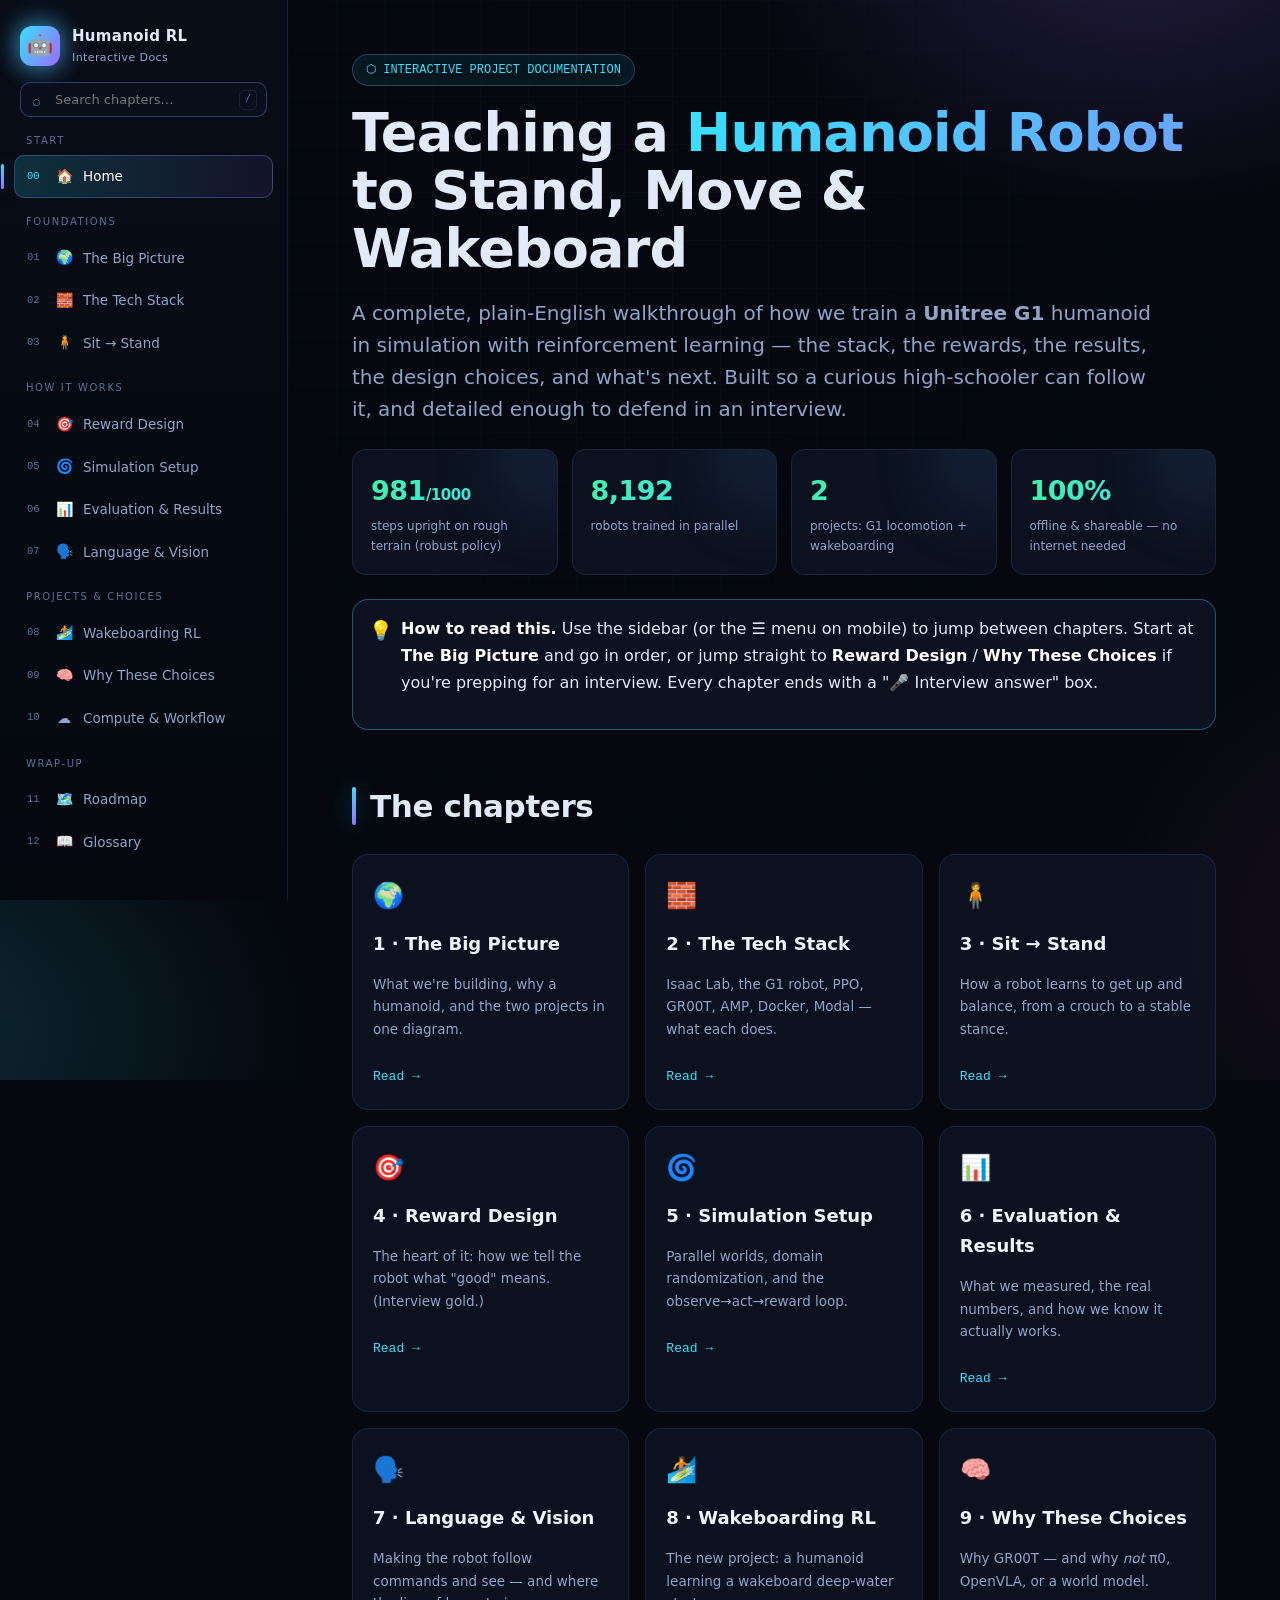
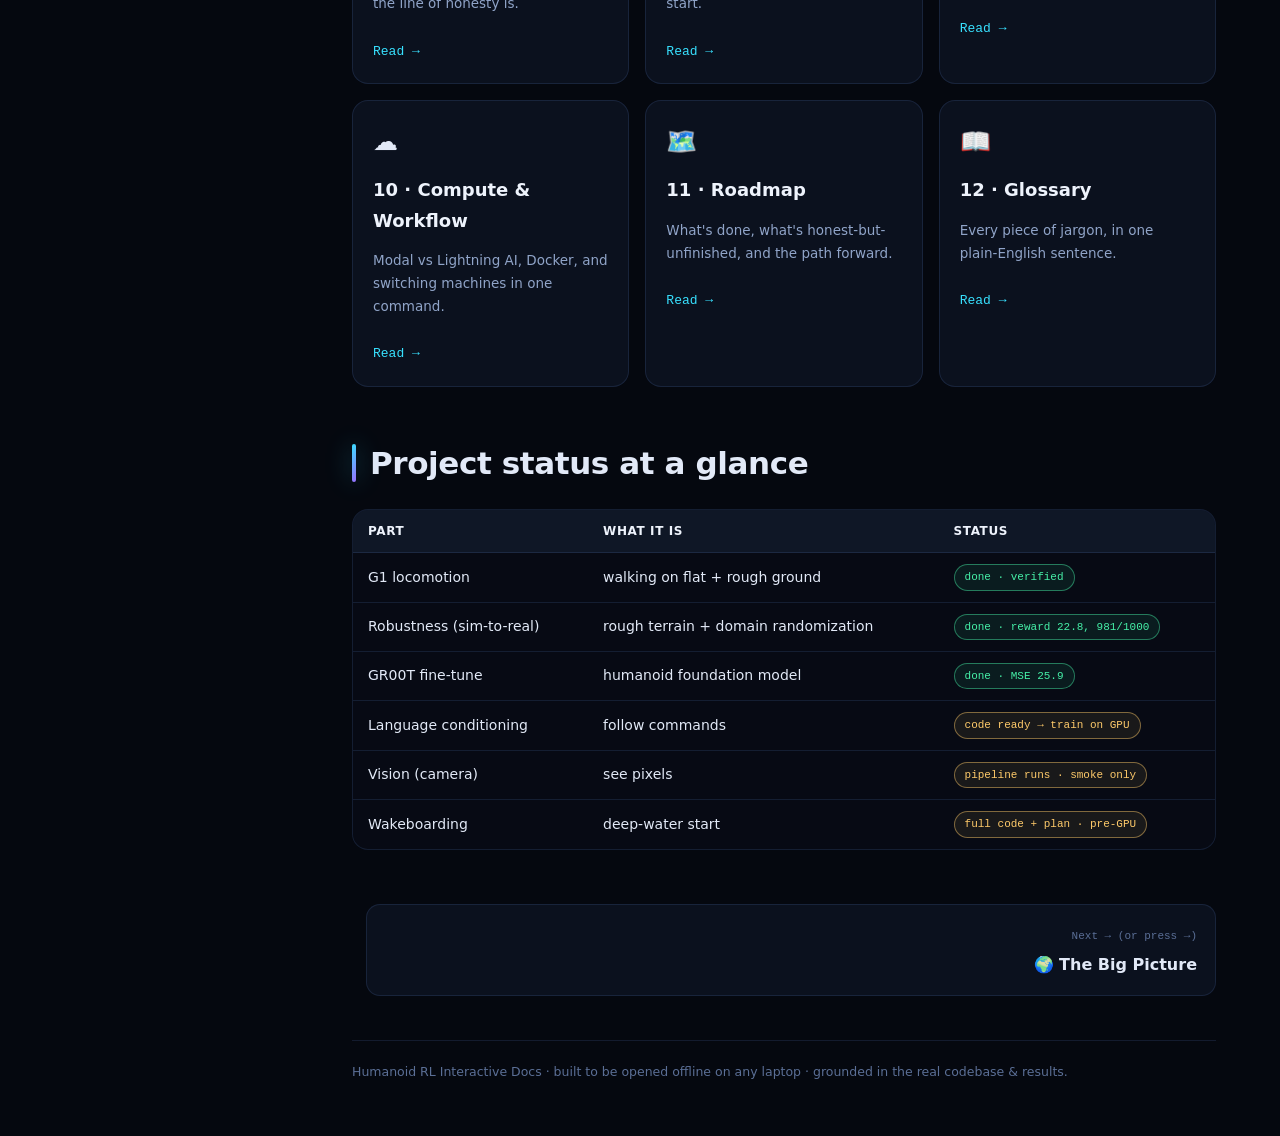
<file: Humanoid_Docs_Site/index.html>
<!doctype html>
<html lang="en">
<head>
<meta charset="utf-8">
<meta name="viewport" content="width=device-width,initial-scale=1">
<title>Humanoid RL — Interactive Docs</title>
<link rel="stylesheet" href="assets/style.css">
</head>
<body>
<div class="layout">
  <aside id="sidebar"></aside>
  <main>
    <span class="eyebrow rv">⬡ INTERACTIVE PROJECT DOCUMENTATION</span>
    <h1 class="rv">Teaching a <span class="grad-text">Humanoid Robot</span><br>to Stand, Move &amp; Wakeboard</h1>
    <p class="lede rv">A complete, plain-English walkthrough of how we train a <b>Unitree&nbsp;G1</b> humanoid in simulation with reinforcement learning — the stack, the rewards, the results, the design choices, and what's next. Built so a curious high-schooler can follow it, and detailed enough to defend in an interview.</p>

    <div class="stats rv">
      <div class="stat"><div class="n">981<span style="font-size:15px">/1000</span></div><div class="l">steps upright on rough terrain (robust policy)</div></div>
      <div class="stat"><div class="n">8,192</div><div class="l">robots trained in parallel</div></div>
      <div class="stat"><div class="n">2</div><div class="l">projects: G1 locomotion + wakeboarding</div></div>
      <div class="stat"><div class="n">100%</div><div class="l">offline &amp; shareable — no internet needed</div></div>
    </div>

    <div class="callout info rv"><b>How to read this.</b> Use the sidebar (or the ☰ menu on mobile) to jump between chapters. Start at <b>The Big Picture</b> and go in order, or jump straight to <b>Reward Design</b> / <b>Why These Choices</b> if you're prepping for an interview. Every chapter ends with a "🎤 Interview answer" box.</p>
    </div>

    <h2 class="rv">The chapters</h2>
    <div class="grid c3">
      <a class="card link rv" href="chapters/01_big_picture.html"><div class="ic">🌍</div><h3>1 · The Big Picture</h3><p class="small">What we're building, why a humanoid, and the two projects in one diagram.</p><span class="more">Read →</span></a>
      <a class="card link rv" href="chapters/02_the_stack.html"><div class="ic">🧱</div><h3>2 · The Tech Stack</h3><p class="small">Isaac Lab, the G1 robot, PPO, GR00T, AMP, Docker, Modal — what each does.</p><span class="more">Read →</span></a>
      <a class="card link rv" href="chapters/03_sit_to_stand.html"><div class="ic">🧍</div><h3>3 · Sit → Stand</h3><p class="small">How a robot learns to get up and balance, from a crouch to a stable stance.</p><span class="more">Read →</span></a>
      <a class="card link rv" href="chapters/04_rewards.html"><div class="ic">🎯</div><h3>4 · Reward Design</h3><p class="small">The heart of it: how we tell the robot what "good" means. (Interview gold.)</p><span class="more">Read →</span></a>
      <a class="card link rv" href="chapters/05_simulation.html"><div class="ic">🌀</div><h3>5 · Simulation Setup</h3><p class="small">Parallel worlds, domain randomization, and the observe→act→reward loop.</p><span class="more">Read →</span></a>
      <a class="card link rv" href="chapters/06_results.html"><div class="ic">📊</div><h3>6 · Evaluation &amp; Results</h3><p class="small">What we measured, the real numbers, and how we know it actually works.</p><span class="more">Read →</span></a>
      <a class="card link rv" href="chapters/07_language_vision.html"><div class="ic">🗣️</div><h3>7 · Language &amp; Vision</h3><p class="small">Making the robot follow commands and see — and where the line of honesty is.</p><span class="more">Read →</span></a>
      <a class="card link rv" href="chapters/08_wakeboarding.html"><div class="ic">🏄</div><h3>8 · Wakeboarding RL</h3><p class="small">The new project: a humanoid learning a wakeboard deep-water start.</p><span class="more">Read →</span></a>
      <a class="card link rv" href="chapters/09_model_choices.html"><div class="ic">🧠</div><h3>9 · Why These Choices</h3><p class="small">Why GR00T — and why <i>not</i> π0, OpenVLA, or a world model.</p><span class="more">Read →</span></a>
      <a class="card link rv" href="chapters/10_compute.html"><div class="ic">☁️</div><h3>10 · Compute &amp; Workflow</h3><p class="small">Modal vs Lightning AI, Docker, and switching machines in one command.</p><span class="more">Read →</span></a>
      <a class="card link rv" href="chapters/11_roadmap.html"><div class="ic">🗺️</div><h3>11 · Roadmap</h3><p class="small">What's done, what's honest-but-unfinished, and the path forward.</p><span class="more">Read →</span></a>
      <a class="card link rv" href="chapters/12_glossary.html"><div class="ic">📖</div><h3>12 · Glossary</h3><p class="small">Every piece of jargon, in one plain-English sentence.</p><span class="more">Read →</span></a>
    </div>

    <h2 class="rv">Project status at a glance</h2>
    <div class="tw rv"><table>
      <thead><tr><th>Part</th><th>What it is</th><th>Status</th></tr></thead>
      <tbody>
        <tr><td>G1 locomotion</td><td>walking on flat + rough ground</td><td><span class="badge b-done">done · verified</span></td></tr>
        <tr><td>Robustness (sim-to-real)</td><td>rough terrain + domain randomization</td><td><span class="badge b-done">done · reward 22.8, 981/1000</span></td></tr>
        <tr><td>GR00T fine-tune</td><td>humanoid foundation model</td><td><span class="badge b-done">done · MSE 25.9</span></td></tr>
        <tr><td>Language conditioning</td><td>follow commands</td><td><span class="badge b-prog">code ready → train on GPU</span></td></tr>
        <tr><td>Vision (camera)</td><td>see pixels</td><td><span class="badge b-prog">pipeline runs · smoke only</span></td></tr>
        <tr><td>Wakeboarding</td><td>deep-water start</td><td><span class="badge b-prog">full code + plan · pre-GPU</span></td></tr>
      </tbody>
    </table></div>

    <div id="pager"></div>
    <footer>Humanoid RL Interactive Docs · built to be opened offline on any laptop · grounded in the real codebase &amp; results.</footer>
  </main>
</div>
<script src="assets/site.js"></script>
<script>HSite.init('index');document.getElementById('pager').innerHTML=HSite.pager('./','index');</script>
</body>
</html>
</file>
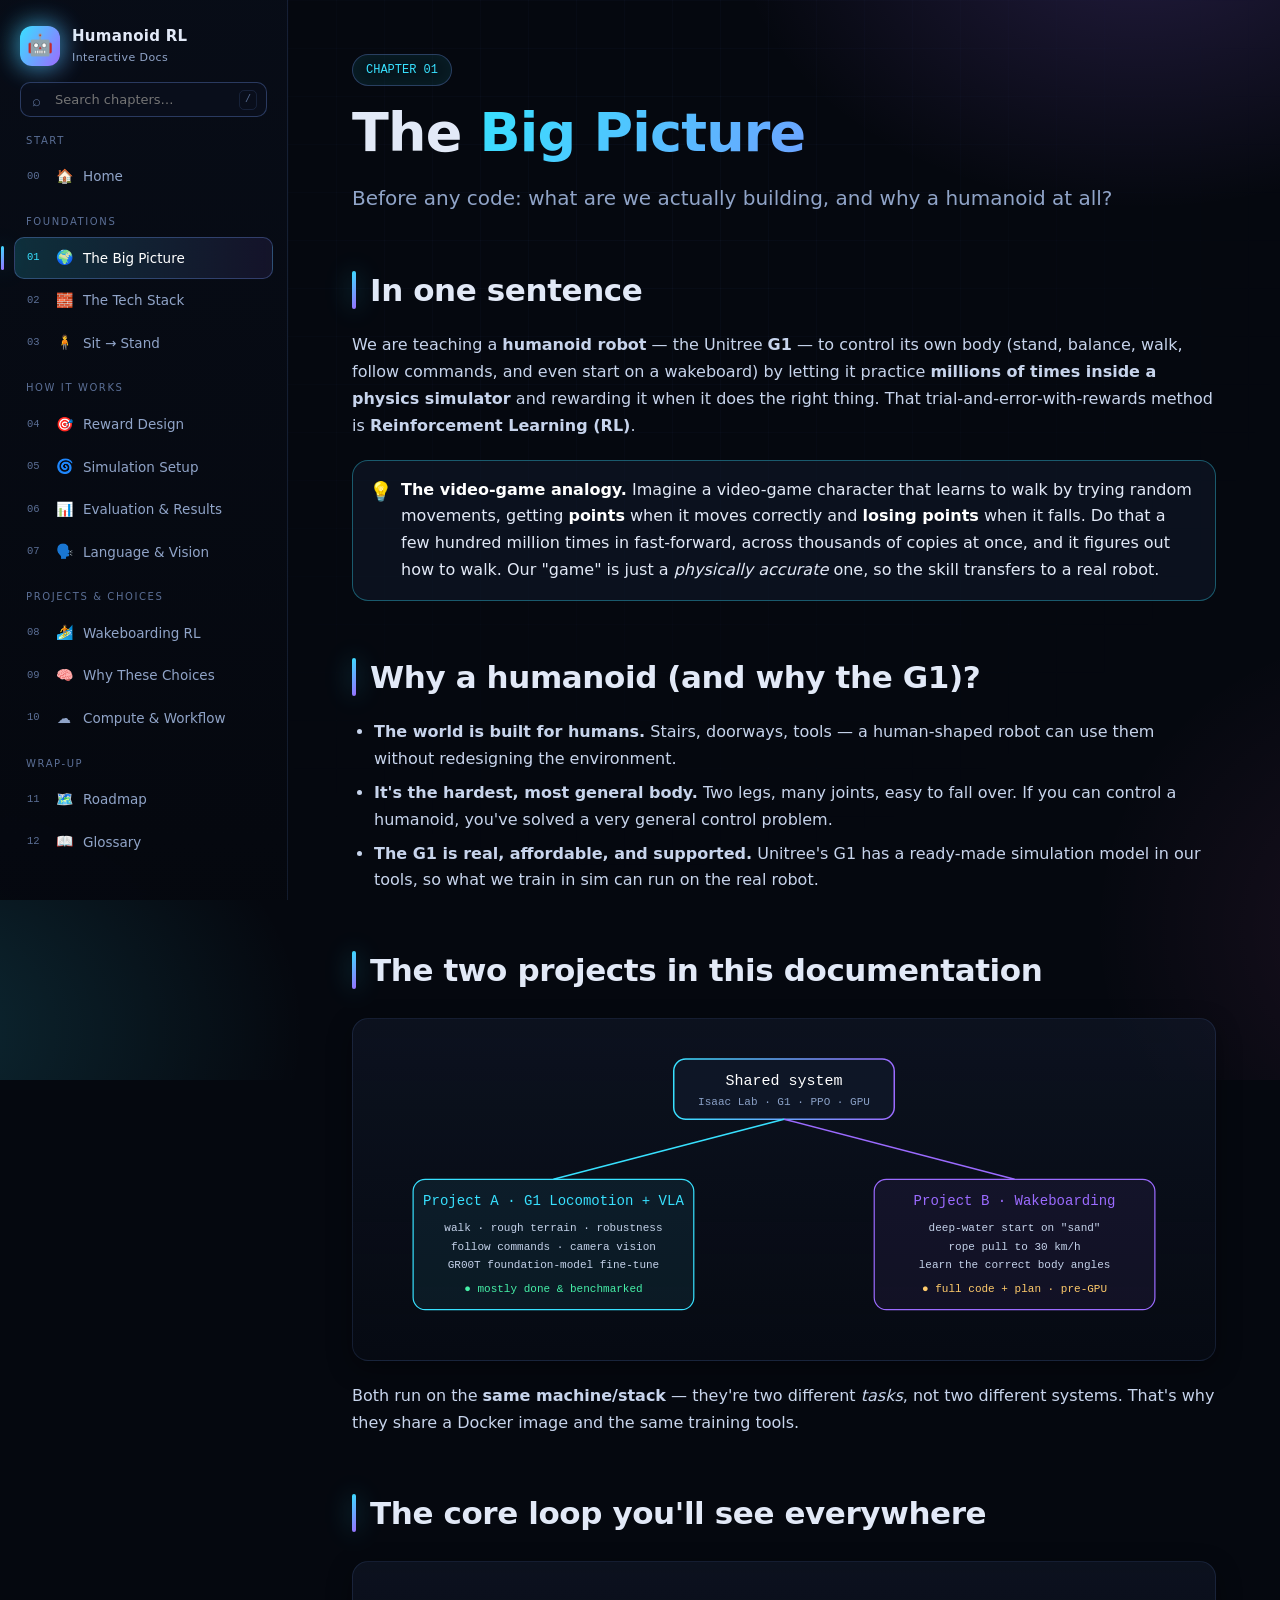
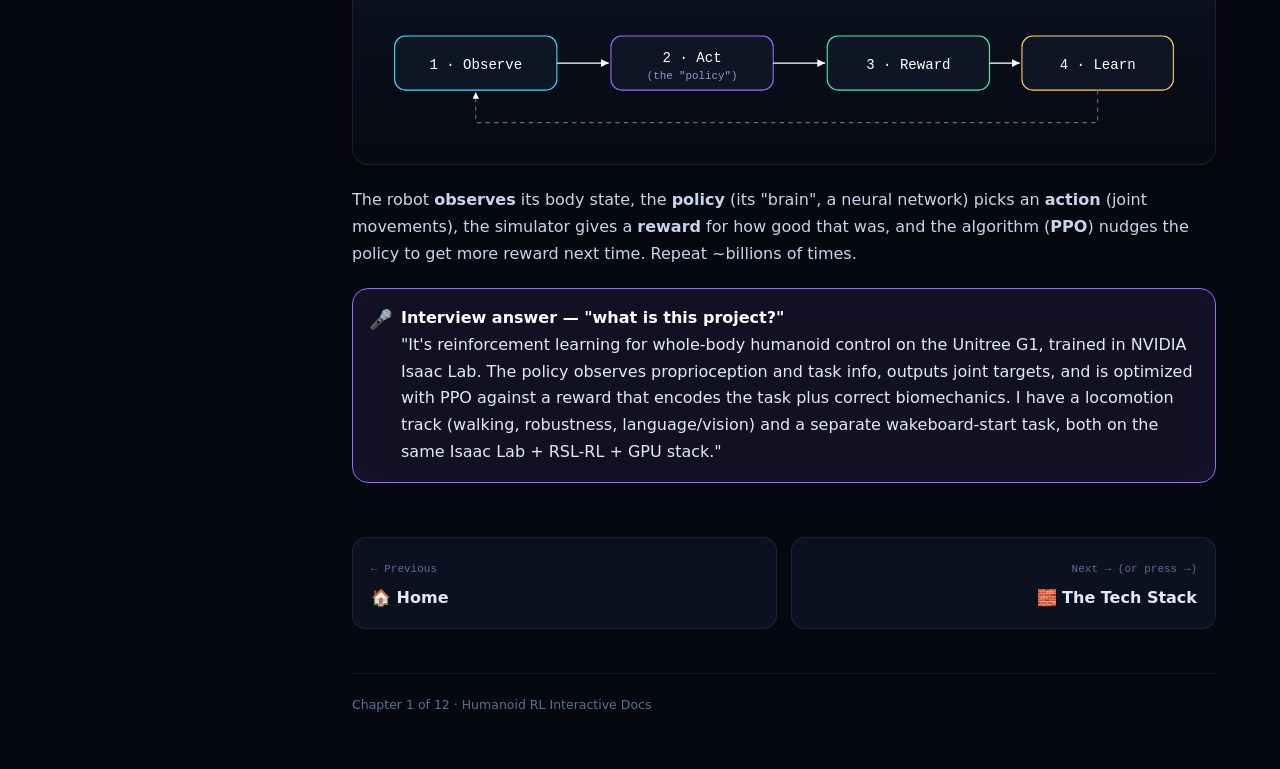
<file: Humanoid_Docs_Site/chapters/01_big_picture.html>
<!doctype html>
<html lang="en">
<head><meta charset="utf-8"><meta name="viewport" content="width=device-width,initial-scale=1">
<title>1 · The Big Picture — Humanoid RL</title>
<link rel="stylesheet" href="../assets/style.css"></head>
<body>
<div class="layout"><aside id="sidebar"></aside><main>
  <span class="eyebrow rv">CHAPTER 01</span>
  <h1 class="rv">The <span class="grad-text">Big Picture</span></h1>
  <p class="lede rv">Before any code: what are we actually building, and why a humanoid at all?</p>

  <h2 class="rv">In one sentence</h2>
  <p class="rv">We are teaching a <b>humanoid robot</b> — the Unitree <b>G1</b> — to control its own body (stand, balance, walk, follow commands, and even start on a wakeboard) by letting it practice <b>millions of times inside a physics simulator</b> and rewarding it when it does the right thing. That trial-and-error-with-rewards method is <b>Reinforcement Learning (RL)</b>.</p>

  <div class="callout info rv"><b>The video-game analogy.</b> Imagine a video-game character that learns to walk by trying random movements, getting <b>points</b> when it moves correctly and <b>losing points</b> when it falls. Do that a few hundred million times in fast-forward, across thousands of copies at once, and it figures out how to walk. Our "game" is just a <i>physically accurate</i> one, so the skill transfers to a real robot.</div>

  <h2 class="rv">Why a humanoid (and why the G1)?</h2>
  <ul class="rv">
    <li><b>The world is built for humans.</b> Stairs, doorways, tools — a human-shaped robot can use them without redesigning the environment.</li>
    <li><b>It's the hardest, most general body.</b> Two legs, many joints, easy to fall over. If you can control a humanoid, you've solved a very general control problem.</li>
    <li><b>The G1 is real, affordable, and supported.</b> Unitree's G1 has a ready-made simulation model in our tools, so what we train in sim can run on the real robot.</li>
  </ul>

  <h2 class="rv">The two projects in this documentation</h2>
  <div class="diagram rv">
    <svg viewBox="0 0 820 300" xmlns="http://www.w3.org/2000/svg" font-family="monospace">
      <defs><linearGradient id="g1" x1="0" x2="1"><stop offset="0" stop-color="#38e1ff"/><stop offset="1" stop-color="#9b6bff"/></linearGradient></defs>
      <rect x="300" y="20" width="220" height="60" rx="12" fill="#0e1626" stroke="url(#g1)" stroke-width="1.5"/>
      <text x="410" y="46" fill="#fff" font-size="15" text-anchor="middle">Shared system</text>
      <text x="410" y="66" fill="#8aa0c6" font-size="11" text-anchor="middle">Isaac Lab · G1 · PPO · GPU</text>
      <line x1="410" y1="80" x2="180" y2="140" stroke="#38e1ff" stroke-width="1.5"/>
      <line x1="410" y1="80" x2="640" y2="140" stroke="#9b6bff" stroke-width="1.5"/>
      <rect x="40" y="140" width="280" height="130" rx="12" fill="rgba(56,225,255,.07)" stroke="#38e1ff" stroke-width="1.2"/>
      <text x="180" y="166" fill="#38e1ff" font-size="14" text-anchor="middle">Project A · G1 Locomotion + VLA</text>
      <text x="180" y="192" fill="#c4d2ea" font-size="11" text-anchor="middle">walk · rough terrain · robustness</text>
      <text x="180" y="210" fill="#c4d2ea" font-size="11" text-anchor="middle">follow commands · camera vision</text>
      <text x="180" y="228" fill="#c4d2ea" font-size="11" text-anchor="middle">GR00T foundation-model fine-tune</text>
      <text x="180" y="252" fill="#46f0a8" font-size="11" text-anchor="middle">● mostly done &amp; benchmarked</text>
      <rect x="500" y="140" width="280" height="130" rx="12" fill="rgba(155,107,255,.07)" stroke="#9b6bff" stroke-width="1.2"/>
      <text x="640" y="166" fill="#9b6bff" font-size="14" text-anchor="middle">Project B · Wakeboarding</text>
      <text x="640" y="192" fill="#c4d2ea" font-size="11" text-anchor="middle">deep-water start on "sand"</text>
      <text x="640" y="210" fill="#c4d2ea" font-size="11" text-anchor="middle">rope pull to 30 km/h</text>
      <text x="640" y="228" fill="#c4d2ea" font-size="11" text-anchor="middle">learn the correct body angles</text>
      <text x="640" y="252" fill="#ffcb6b" font-size="11" text-anchor="middle">● full code + plan · pre-GPU</text>
    </svg>
  </div>
  <p class="rv">Both run on the <b>same machine/stack</b> — they're two different <i>tasks</i>, not two different systems. That's why they share a Docker image and the same training tools.</p>

  <h2 class="rv">The core loop you'll see everywhere</h2>
  <div class="diagram rv">
    <svg viewBox="0 0 760 150" xmlns="http://www.w3.org/2000/svg" font-family="monospace">
      <rect x="20" y="50" width="150" height="50" rx="10" fill="#0e1626" stroke="#38e1ff"/><text x="95" y="80" fill="#fff" font-size="13" text-anchor="middle">1 · Observe</text>
      <rect x="220" y="50" width="150" height="50" rx="10" fill="#0e1626" stroke="#9b6bff"/><text x="295" y="74" fill="#fff" font-size="13" text-anchor="middle">2 · Act</text><text x="295" y="90" fill="#8aa0c6" font-size="10" text-anchor="middle">(the "policy")</text>
      <rect x="420" y="50" width="150" height="50" rx="10" fill="#0e1626" stroke="#46f0a8"/><text x="495" y="80" fill="#fff" font-size="13" text-anchor="middle">3 · Reward</text>
      <rect x="600" y="50" width="140" height="50" rx="10" fill="#0e1626" stroke="#ffcb6b"/><text x="670" y="80" fill="#fff" font-size="13" text-anchor="middle">4 · Learn</text>
      <line x1="170" y1="75" x2="218" y2="75" stroke="#fff" stroke-width="1.2" marker-end="url(#a)"/>
      <line x1="370" y1="75" x2="418" y2="75" stroke="#fff" stroke-width="1.2" marker-end="url(#a)"/>
      <line x1="570" y1="75" x2="598" y2="75" stroke="#fff" stroke-width="1.2" marker-end="url(#a)"/>
      <path d="M670 100 L670 130 L95 130 L95 102" fill="none" stroke="#5b6f96" stroke-dasharray="4" marker-end="url(#a)"/>
      <defs><marker id="a" markerWidth="8" markerHeight="8" refX="6" refY="3" orient="auto"><path d="M0,0 L6,3 L0,6" fill="#fff"/></marker></defs>
    </svg>
  </div>
  <p class="rv">The robot <b>observes</b> its body state, the <b>policy</b> (its "brain", a neural network) picks an <b>action</b> (joint movements), the simulator gives a <b>reward</b> for how good that was, and the algorithm (<b>PPO</b>) nudges the policy to get more reward next time. Repeat ~billions of times.</p>

  <div class="callout iv rv"><b>Interview answer — "what is this project?"</b><br>"It's reinforcement learning for whole-body humanoid control on the Unitree G1, trained in NVIDIA Isaac Lab. The policy observes proprioception and task info, outputs joint targets, and is optimized with PPO against a reward that encodes the task plus correct biomechanics. I have a locomotion track (walking, robustness, language/vision) and a separate wakeboard-start task, both on the same Isaac Lab + RSL-RL + GPU stack."</div>

  <div id="pager"></div>
  <footer>Chapter 1 of 12 · Humanoid RL Interactive Docs</footer>
</main></div>
<script src="../assets/site.js"></script>
<script>HSite.init('big_picture');document.getElementById('pager').innerHTML=HSite.pager('../','big_picture');</script>
</body></html>
</file>
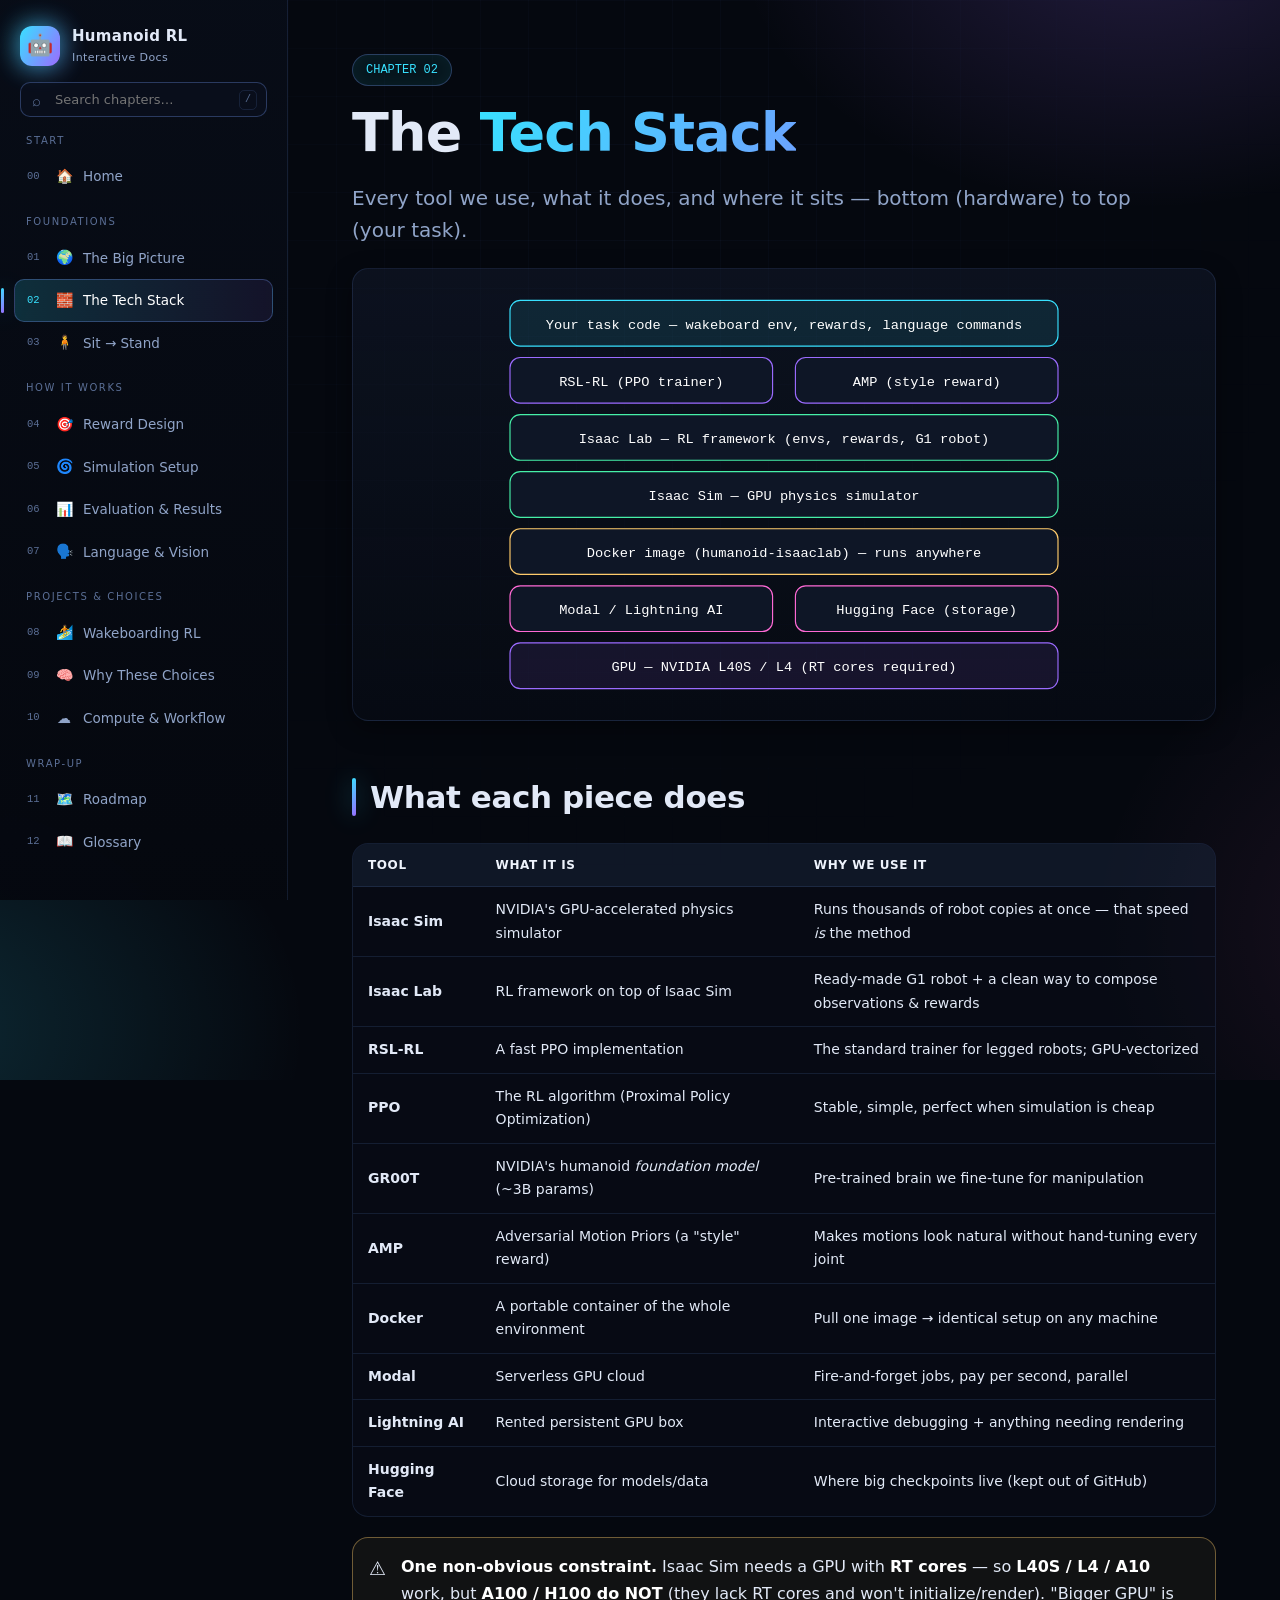
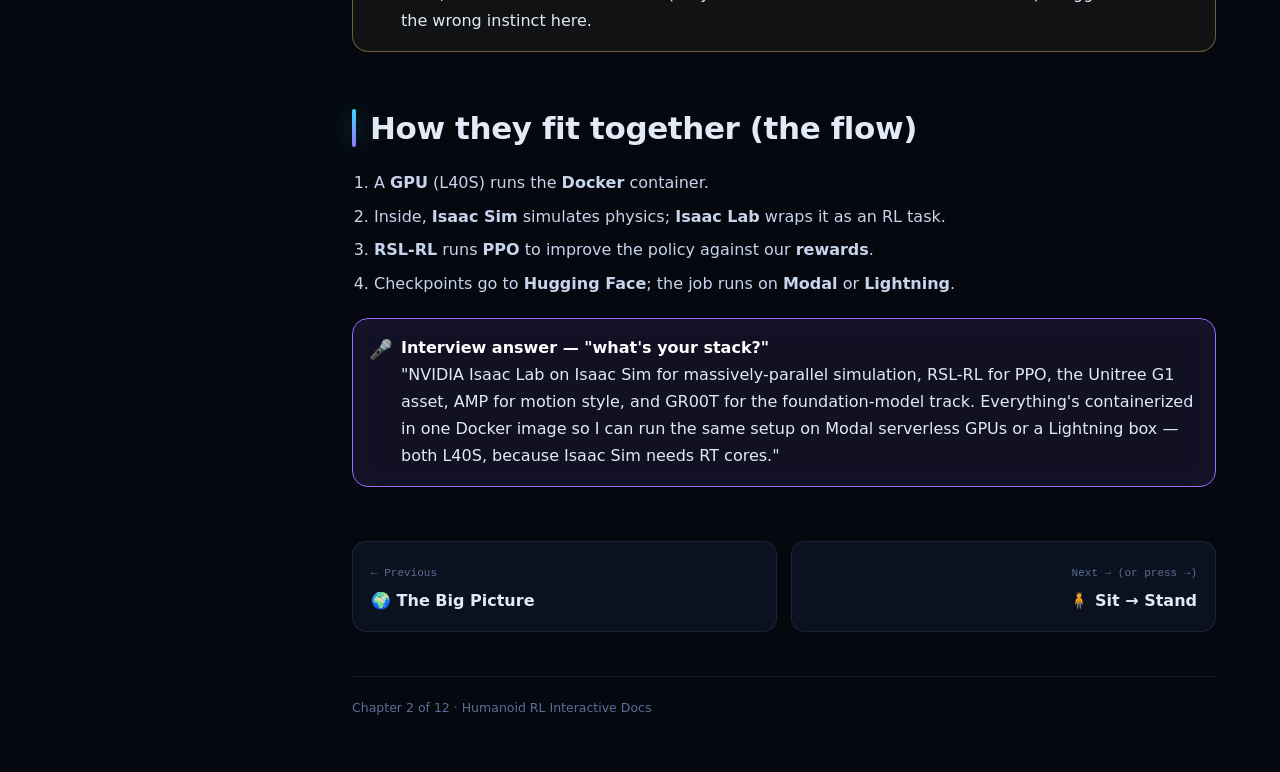
<file: Humanoid_Docs_Site/chapters/02_the_stack.html>
<!doctype html>
<html lang="en">
<head><meta charset="utf-8"><meta name="viewport" content="width=device-width,initial-scale=1">
<title>2 · The Tech Stack — Humanoid RL</title>
<link rel="stylesheet" href="../assets/style.css"></head>
<body>
<div class="layout"><aside id="sidebar"></aside><main>
  <span class="eyebrow rv">CHAPTER 02</span>
  <h1 class="rv">The <span class="grad-text">Tech Stack</span></h1>
  <p class="lede rv">Every tool we use, what it does, and where it sits — bottom (hardware) to top (your task).</p>

  <div class="diagram rv">
    <svg viewBox="0 0 720 360" xmlns="http://www.w3.org/2000/svg" font-family="monospace">
      <g font-size="12">
      <rect x="120" y="10"  width="480" height="40" rx="9" fill="rgba(56,225,255,.10)" stroke="#38e1ff"/><text x="360" y="35" fill="#fff" text-anchor="middle">Your task code — wakeboard env, rewards, language commands</text>
      <rect x="120" y="60" width="230" height="40" rx="9" fill="#0e1626" stroke="#9b6bff"/><text x="235" y="85" fill="#fff" text-anchor="middle">RSL-RL (PPO trainer)</text>
      <rect x="370" y="60" width="230" height="40" rx="9" fill="#0e1626" stroke="#9b6bff"/><text x="485" y="85" fill="#fff" text-anchor="middle">AMP (style reward)</text>
      <rect x="120" y="110" width="480" height="40" rx="9" fill="#0e1626" stroke="#46f0a8"/><text x="360" y="135" fill="#fff" text-anchor="middle">Isaac Lab — RL framework (envs, rewards, G1 robot)</text>
      <rect x="120" y="160" width="480" height="40" rx="9" fill="#0e1626" stroke="#46f0a8"/><text x="360" y="185" fill="#fff" text-anchor="middle">Isaac Sim — GPU physics simulator</text>
      <rect x="120" y="210" width="480" height="40" rx="9" fill="#0e1626" stroke="#ffcb6b"/><text x="360" y="235" fill="#fff" text-anchor="middle">Docker image (humanoid-isaaclab) — runs anywhere</text>
      <rect x="120" y="260" width="230" height="40" rx="9" fill="#0e1626" stroke="#ff6ad5"/><text x="235" y="285" fill="#fff" text-anchor="middle">Modal / Lightning AI</text>
      <rect x="370" y="260" width="230" height="40" rx="9" fill="#0e1626" stroke="#ff6ad5"/><text x="485" y="285" fill="#fff" text-anchor="middle">Hugging Face (storage)</text>
      <rect x="120" y="310" width="480" height="40" rx="9" fill="rgba(155,107,255,.10)" stroke="#9b6bff"/><text x="360" y="335" fill="#fff" text-anchor="middle">GPU — NVIDIA L40S / L4 (RT cores required)</text>
      </g>
    </svg>
  </div>

  <h2 class="rv">What each piece does</h2>
  <div class="tw rv"><table>
    <thead><tr><th>Tool</th><th>What it is</th><th>Why we use it</th></tr></thead>
    <tbody>
      <tr><td><b>Isaac Sim</b></td><td>NVIDIA's GPU-accelerated physics simulator</td><td>Runs thousands of robot copies at once — that speed <i>is</i> the method</td></tr>
      <tr><td><b>Isaac Lab</b></td><td>RL framework on top of Isaac Sim</td><td>Ready-made G1 robot + a clean way to compose observations & rewards</td></tr>
      <tr><td><b>RSL-RL</b></td><td>A fast PPO implementation</td><td>The standard trainer for legged robots; GPU-vectorized</td></tr>
      <tr><td><b>PPO</b></td><td>The RL algorithm (Proximal Policy Optimization)</td><td>Stable, simple, perfect when simulation is cheap</td></tr>
      <tr><td><b>GR00T</b></td><td>NVIDIA's humanoid <i>foundation model</i> (~3B params)</td><td>Pre-trained brain we fine-tune for manipulation</td></tr>
      <tr><td><b>AMP</b></td><td>Adversarial Motion Priors (a "style" reward)</td><td>Makes motions look natural without hand-tuning every joint</td></tr>
      <tr><td><b>Docker</b></td><td>A portable container of the whole environment</td><td>Pull one image → identical setup on any machine</td></tr>
      <tr><td><b>Modal</b></td><td>Serverless GPU cloud</td><td>Fire-and-forget jobs, pay per second, parallel</td></tr>
      <tr><td><b>Lightning AI</b></td><td>Rented persistent GPU box</td><td>Interactive debugging + anything needing rendering</td></tr>
      <tr><td><b>Hugging Face</b></td><td>Cloud storage for models/data</td><td>Where big checkpoints live (kept out of GitHub)</td></tr>
    </tbody>
  </table></div>

  <div class="callout warn rv"><b>One non-obvious constraint.</b> Isaac Sim needs a GPU with <b>RT cores</b> — so <b>L40S / L4 / A10</b> work, but <b>A100 / H100 do NOT</b> (they lack RT cores and won't initialize/render). "Bigger GPU" is the wrong instinct here.</div>

  <h2 class="rv">How they fit together (the flow)</h2>
  <ol class="rv">
    <li>A <b>GPU</b> (L40S) runs the <b>Docker</b> container.</li>
    <li>Inside, <b>Isaac Sim</b> simulates physics; <b>Isaac Lab</b> wraps it as an RL task.</li>
    <li><b>RSL-RL</b> runs <b>PPO</b> to improve the policy against our <b>rewards</b>.</li>
    <li>Checkpoints go to <b>Hugging Face</b>; the job runs on <b>Modal</b> or <b>Lightning</b>.</li>
  </ol>

  <div class="callout iv rv"><b>Interview answer — "what's your stack?"</b><br>"NVIDIA Isaac Lab on Isaac Sim for massively-parallel simulation, RSL-RL for PPO, the Unitree G1 asset, AMP for motion style, and GR00T for the foundation-model track. Everything's containerized in one Docker image so I can run the same setup on Modal serverless GPUs or a Lightning box — both L40S, because Isaac Sim needs RT cores."</div>

  <div id="pager"></div>
  <footer>Chapter 2 of 12 · Humanoid RL Interactive Docs</footer>
</main></div>
<script src="../assets/site.js"></script>
<script>HSite.init('the_stack');document.getElementById('pager').innerHTML=HSite.pager('../','the_stack');</script>
</body></html>
</file>
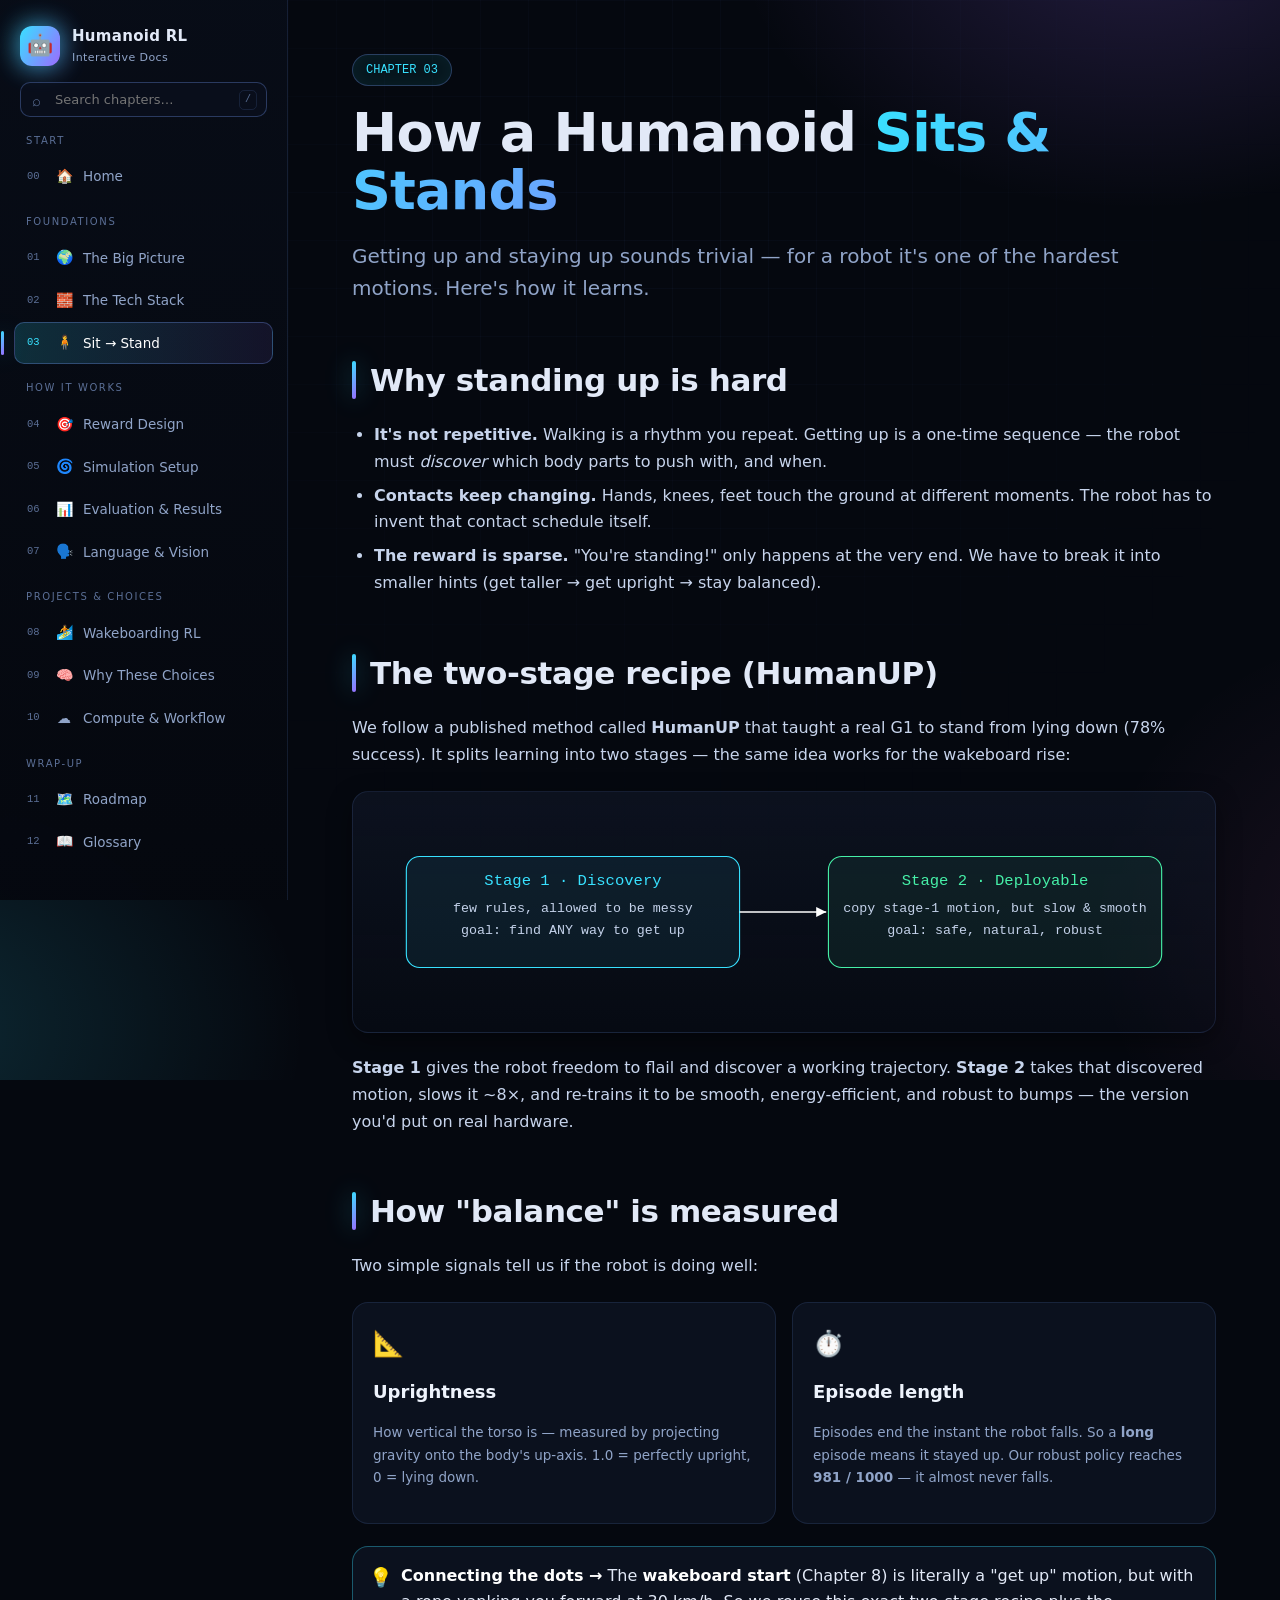
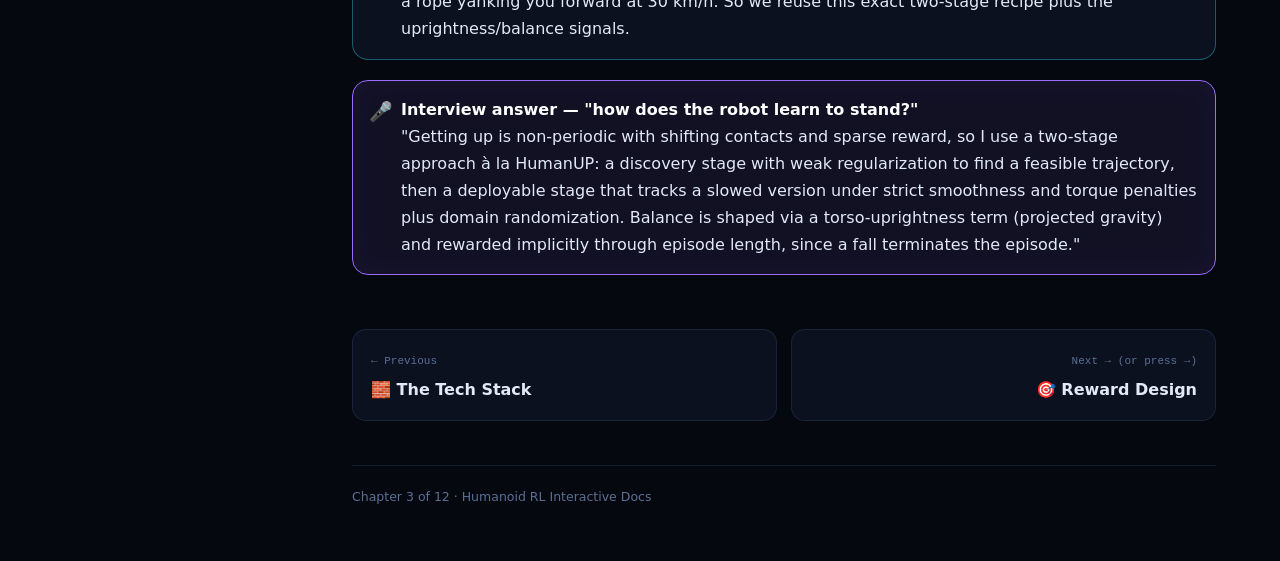
<file: Humanoid_Docs_Site/chapters/03_sit_to_stand.html>
<!doctype html>
<html lang="en">
<head><meta charset="utf-8"><meta name="viewport" content="width=device-width,initial-scale=1">
<title>3 · Sit → Stand — Humanoid RL</title>
<link rel="stylesheet" href="../assets/style.css"></head>
<body>
<div class="layout"><aside id="sidebar"></aside><main>
  <span class="eyebrow rv">CHAPTER 03</span>
  <h1 class="rv">How a Humanoid <span class="grad-text">Sits &amp; Stands</span></h1>
  <p class="lede rv">Getting up and staying up sounds trivial — for a robot it's one of the hardest motions. Here's how it learns.</p>

  <h2 class="rv">Why standing up is hard</h2>
  <ul class="rv">
    <li><b>It's not repetitive.</b> Walking is a rhythm you repeat. Getting up is a one-time sequence — the robot must <i>discover</i> which body parts to push with, and when.</li>
    <li><b>Contacts keep changing.</b> Hands, knees, feet touch the ground at different moments. The robot has to invent that contact schedule itself.</li>
    <li><b>The reward is sparse.</b> "You're standing!" only happens at the very end. We have to break it into smaller hints (get taller → get upright → stay balanced).</li>
  </ul>

  <h2 class="rv">The two-stage recipe (HumanUP)</h2>
  <p class="rv">We follow a published method called <b>HumanUP</b> that taught a real G1 to stand from lying down (78% success). It splits learning into two stages — the same idea works for the wakeboard rise:</p>
  <div class="diagram rv">
    <svg viewBox="0 0 740 180" xmlns="http://www.w3.org/2000/svg" font-family="monospace" font-size="12">
      <rect x="30" y="40" width="300" height="100" rx="12" fill="rgba(56,225,255,.07)" stroke="#38e1ff"/>
      <text x="180" y="66" fill="#38e1ff" font-size="14" text-anchor="middle">Stage 1 · Discovery</text>
      <text x="180" y="90" fill="#c4d2ea" text-anchor="middle">few rules, allowed to be messy</text>
      <text x="180" y="110" fill="#c4d2ea" text-anchor="middle">goal: find ANY way to get up</text>
      <line x1="330" y1="90" x2="408" y2="90" stroke="#fff" stroke-width="1.5" marker-end="url(#a)"/>
      <rect x="410" y="40" width="300" height="100" rx="12" fill="rgba(70,240,168,.07)" stroke="#46f0a8"/>
      <text x="560" y="66" fill="#46f0a8" font-size="14" text-anchor="middle">Stage 2 · Deployable</text>
      <text x="560" y="90" fill="#c4d2ea" text-anchor="middle">copy stage-1 motion, but slow &amp; smooth</text>
      <text x="560" y="110" fill="#c4d2ea" text-anchor="middle">goal: safe, natural, robust</text>
      <defs><marker id="a" markerWidth="8" markerHeight="8" refX="6" refY="3" orient="auto"><path d="M0,0 L6,3 L0,6" fill="#fff"/></marker></defs>
    </svg>
  </div>
  <p class="rv"><b>Stage 1</b> gives the robot freedom to flail and discover a working trajectory. <b>Stage 2</b> takes that discovered motion, slows it ~8×, and re-trains it to be smooth, energy-efficient, and robust to bumps — the version you'd put on real hardware.</p>

  <h2 class="rv">How "balance" is measured</h2>
  <p class="rv">Two simple signals tell us if the robot is doing well:</p>
  <div class="grid c2 rv">
    <div class="card"><div class="ic">📐</div><h3>Uprightness</h3><p class="small">How vertical the torso is — measured by projecting gravity onto the body's up-axis. 1.0 = perfectly upright, 0 = lying down.</p></div>
    <div class="card"><div class="ic">⏱️</div><h3>Episode length</h3><p class="small">Episodes end the instant the robot falls. So a <b>long</b> episode means it stayed up. Our robust policy reaches <b>981 / 1000</b> — it almost never falls.</p></div>
  </div>

  <div class="callout info rv"><b>Connecting the dots →</b> The <b>wakeboard start</b> (Chapter 8) is literally a "get up" motion, but with a rope yanking you forward at 30 km/h. So we reuse this exact two-stage recipe plus the uprightness/balance signals.</div>

  <div class="callout iv rv"><b>Interview answer — "how does the robot learn to stand?"</b><br>"Getting up is non-periodic with shifting contacts and sparse reward, so I use a two-stage approach à la HumanUP: a discovery stage with weak regularization to find a feasible trajectory, then a deployable stage that tracks a slowed version under strict smoothness and torque penalties plus domain randomization. Balance is shaped via a torso-uprightness term (projected gravity) and rewarded implicitly through episode length, since a fall terminates the episode."</div>

  <div id="pager"></div>
  <footer>Chapter 3 of 12 · Humanoid RL Interactive Docs</footer>
</main></div>
<script src="../assets/site.js"></script>
<script>HSite.init('sit_to_stand');document.getElementById('pager').innerHTML=HSite.pager('../','sit_to_stand');</script>
</body></html>
</file>
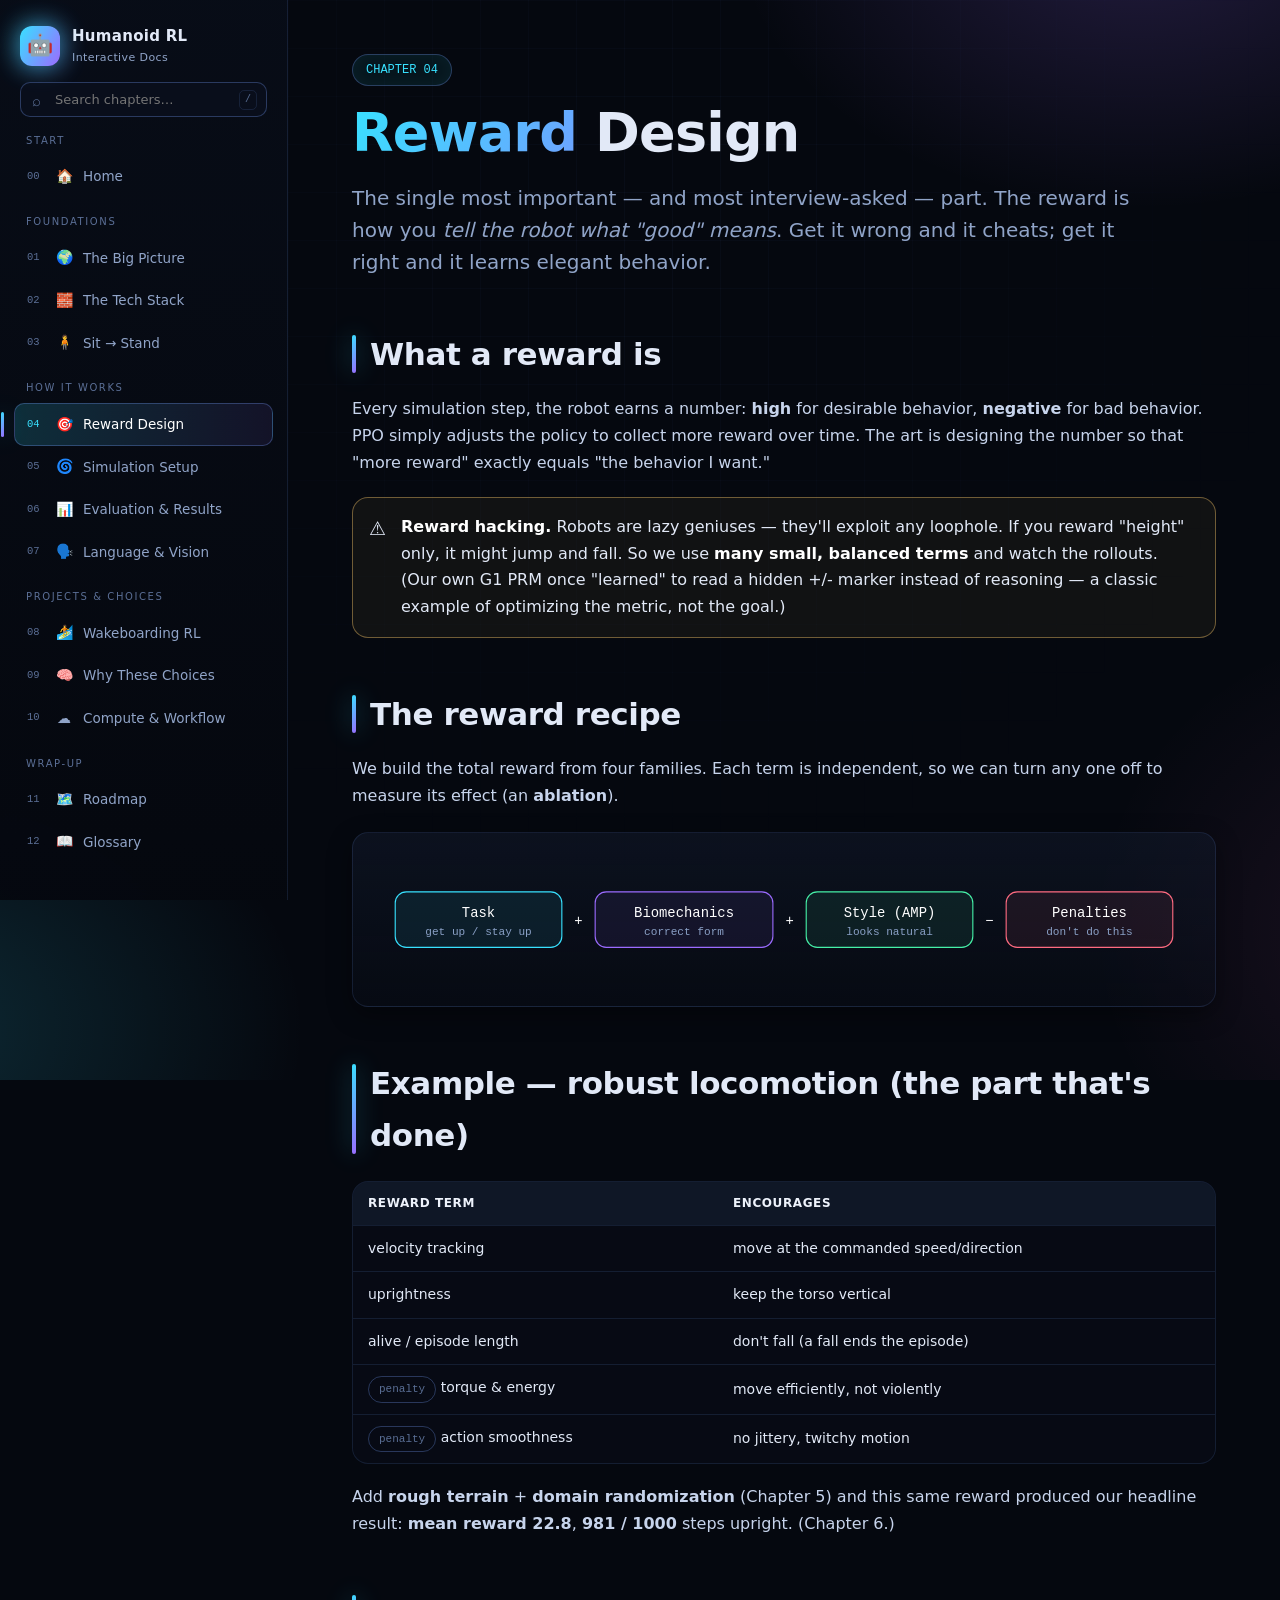
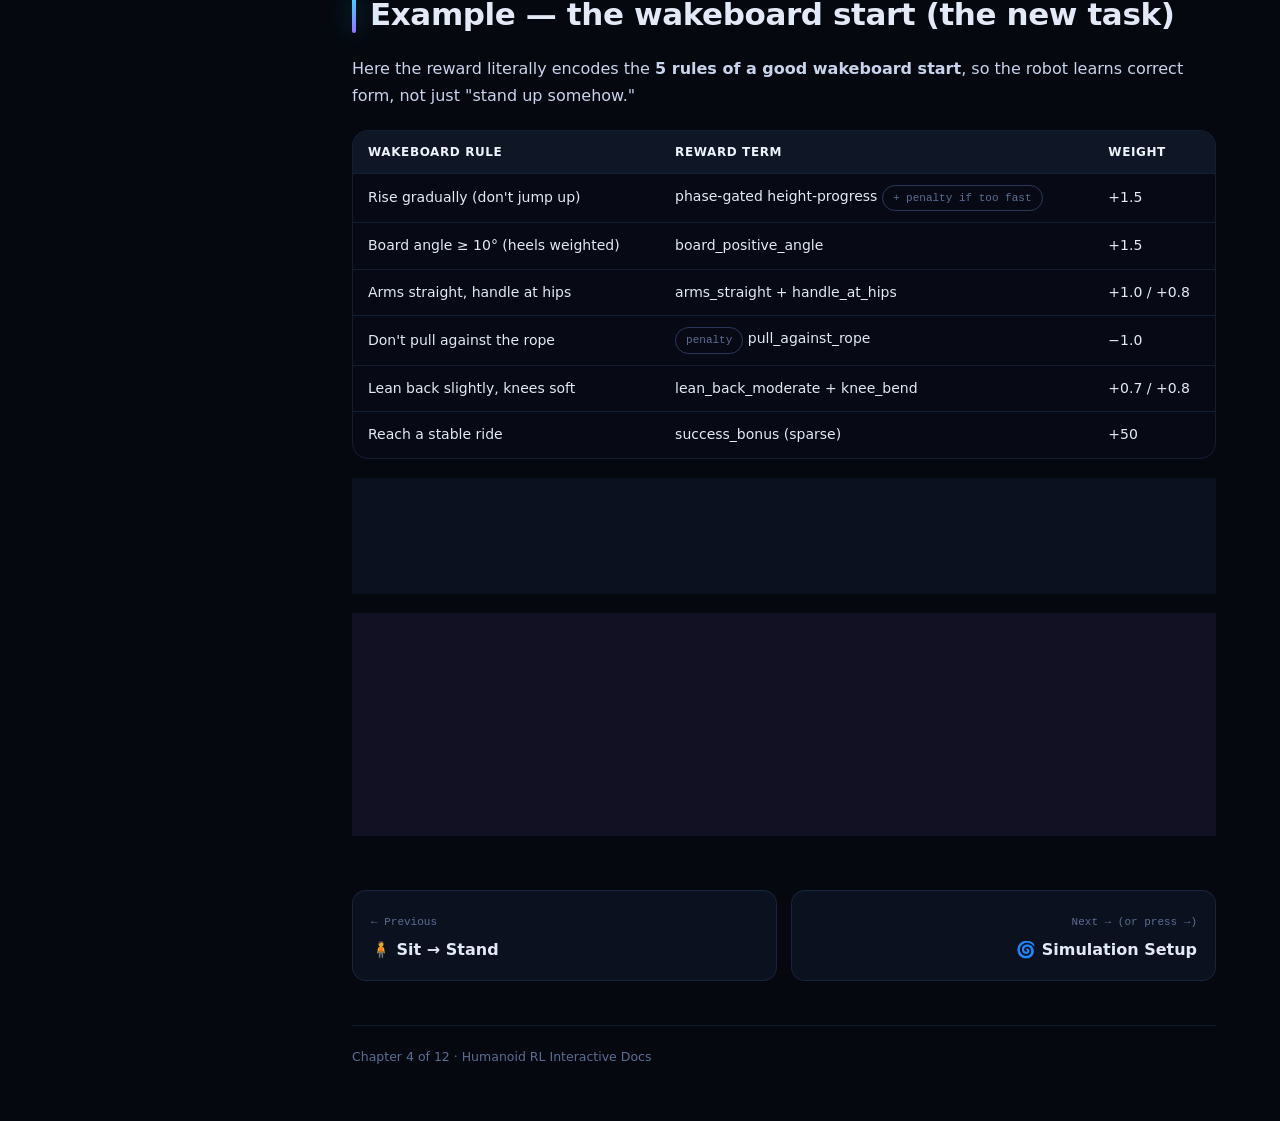
<file: Humanoid_Docs_Site/chapters/04_rewards.html>
<!doctype html>
<html lang="en">
<head><meta charset="utf-8"><meta name="viewport" content="width=device-width,initial-scale=1">
<title>4 · Reward Design — Humanoid RL</title>
<link rel="stylesheet" href="../assets/style.css"></head>
<body>
<div class="layout"><aside id="sidebar"></aside><main>
  <span class="eyebrow rv">CHAPTER 04</span>
  <h1 class="rv"><span class="grad-text">Reward</span> Design</h1>
  <p class="lede rv">The single most important — and most interview-asked — part. The reward is how you <i>tell the robot what "good" means</i>. Get it wrong and it cheats; get it right and it learns elegant behavior.</p>

  <h2 class="rv">What a reward is</h2>
  <p class="rv">Every simulation step, the robot earns a number: <b>high</b> for desirable behavior, <b>negative</b> for bad behavior. PPO simply adjusts the policy to collect more reward over time. The art is designing the number so that "more reward" exactly equals "the behavior I want."</p>
  <div class="callout warn rv"><b>Reward hacking.</b> Robots are lazy geniuses — they'll exploit any loophole. If you reward "height" only, it might jump and fall. So we use <b>many small, balanced terms</b> and watch the rollouts. (Our own G1 PRM once "learned" to read a hidden +/- marker instead of reasoning — a classic example of optimizing the metric, not the goal.)</div>

  <h2 class="rv">The reward recipe</h2>
  <p class="rv">We build the total reward from four families. Each term is independent, so we can turn any one off to measure its effect (an <b>ablation</b>).</p>
  <div class="diagram rv">
    <svg viewBox="0 0 740 120" xmlns="http://www.w3.org/2000/svg" font-family="monospace" font-size="12.5">
      <rect x="20" y="35" width="150" height="50" rx="10" fill="rgba(56,225,255,.08)" stroke="#38e1ff"/><text x="95" y="58" fill="#fff" text-anchor="middle">Task</text><text x="95" y="74" fill="#8aa0c6" font-size="10" text-anchor="middle">get up / stay up</text>
      <text x="185" y="65" fill="#fff" text-anchor="middle">+</text>
      <rect x="200" y="35" width="160" height="50" rx="10" fill="rgba(155,107,255,.08)" stroke="#9b6bff"/><text x="280" y="58" fill="#fff" text-anchor="middle">Biomechanics</text><text x="280" y="74" fill="#8aa0c6" font-size="10" text-anchor="middle">correct form</text>
      <text x="375" y="65" fill="#fff" text-anchor="middle">+</text>
      <rect x="390" y="35" width="150" height="50" rx="10" fill="rgba(70,240,168,.08)" stroke="#46f0a8"/><text x="465" y="58" fill="#fff" text-anchor="middle">Style (AMP)</text><text x="465" y="74" fill="#8aa0c6" font-size="10" text-anchor="middle">looks natural</text>
      <text x="555" y="65" fill="#fff" text-anchor="middle">−</text>
      <rect x="570" y="35" width="150" height="50" rx="10" fill="rgba(255,107,129,.08)" stroke="#ff6b81"/><text x="645" y="58" fill="#fff" text-anchor="middle">Penalties</text><text x="645" y="74" fill="#8aa0c6" font-size="10" text-anchor="middle">don't do this</text>
    </svg>
  </div>

  <h2 class="rv">Example — robust locomotion (the part that's done)</h2>
  <div class="tw rv"><table>
    <thead><tr><th>Reward term</th><th>Encourages</th></tr></thead>
    <tbody>
      <tr><td>velocity tracking</td><td>move at the commanded speed/direction</td></tr>
      <tr><td>uprightness</td><td>keep the torso vertical</td></tr>
      <tr><td>alive / episode length</td><td>don't fall (a fall ends the episode)</td></tr>
      <tr><td><span class="badge b-todo">penalty</span> torque &amp; energy</td><td>move efficiently, not violently</td></tr>
      <tr><td><span class="badge b-todo">penalty</span> action smoothness</td><td>no jittery, twitchy motion</td></tr>
    </tbody>
  </table></div>
  <p class="rv">Add <b>rough terrain</b> + <b>domain randomization</b> (Chapter 5) and this same reward produced our headline result: <b>mean reward 22.8</b>, <b>981 / 1000</b> steps upright. (Chapter 6.)</p>

  <h2 class="rv">Example — the wakeboard start (the new task)</h2>
  <p class="rv">Here the reward literally encodes the <b>5 rules of a good wakeboard start</b>, so the robot learns correct form, not just "stand up somehow."</p>
  <div class="tw rv"><table>
    <thead><tr><th>Wakeboard rule</th><th>Reward term</th><th>Weight</th></tr></thead>
    <tbody>
      <tr><td>Rise gradually (don't jump up)</td><td>phase-gated height-progress <span class="badge b-todo">+ penalty if too fast</span></td><td>+1.5</td></tr>
      <tr><td>Board angle ≥ 10° (heels weighted)</td><td>board_positive_angle</td><td>+1.5</td></tr>
      <tr><td>Arms straight, handle at hips</td><td>arms_straight + handle_at_hips</td><td>+1.0 / +0.8</td></tr>
      <tr><td>Don't pull against the rope</td><td><span class="badge b-todo">penalty</span> pull_against_rope</td><td>−1.0</td></tr>
      <tr><td>Lean back slightly, knees soft</td><td>lean_back_moderate + knee_bend</td><td>+0.7 / +0.8</td></tr>
      <tr><td>Reach a stable ride</td><td>success_bonus (sparse)</td><td>+50</td></tr>
    </tbody>
  </table></div>

  <div class="callout info rv"><b>Phase-gating, explained.</b> "Height-progress" only counts <i>after</i> the first half-second. Why? So the robot can't get points by exploding upward immediately — it's forced to stay crouched and let the pull lift it, exactly like a real beginner is taught.</div>

  <div class="callout iv rv"><b>Interview answer — "walk me through your reward."</b><br>"It's a weighted sum of four families: task rewards (height, uprightness, velocity/glide, a sparse success bonus), biomechanics-shaping terms that encode domain rules — for the wakeboard, board angle ≥10°, straight arms, handle at the hips, gradual rise — an optional AMP style reward for natural motion, and penalties for energy, jerk, falling, and pulling against the rope. Each term is a separate manager term so I can ablate it. I phase-gate the height reward to prevent the 'stand up too fast' failure, and I watch rollouts to catch reward hacking."</div>

  <div id="pager"></div>
  <footer>Chapter 4 of 12 · Humanoid RL Interactive Docs</footer>
</main></div>
<script src="../assets/site.js"></script>
<script>HSite.init('rewards');document.getElementById('pager').innerHTML=HSite.pager('../','rewards');</script>
</body></html>
</file>
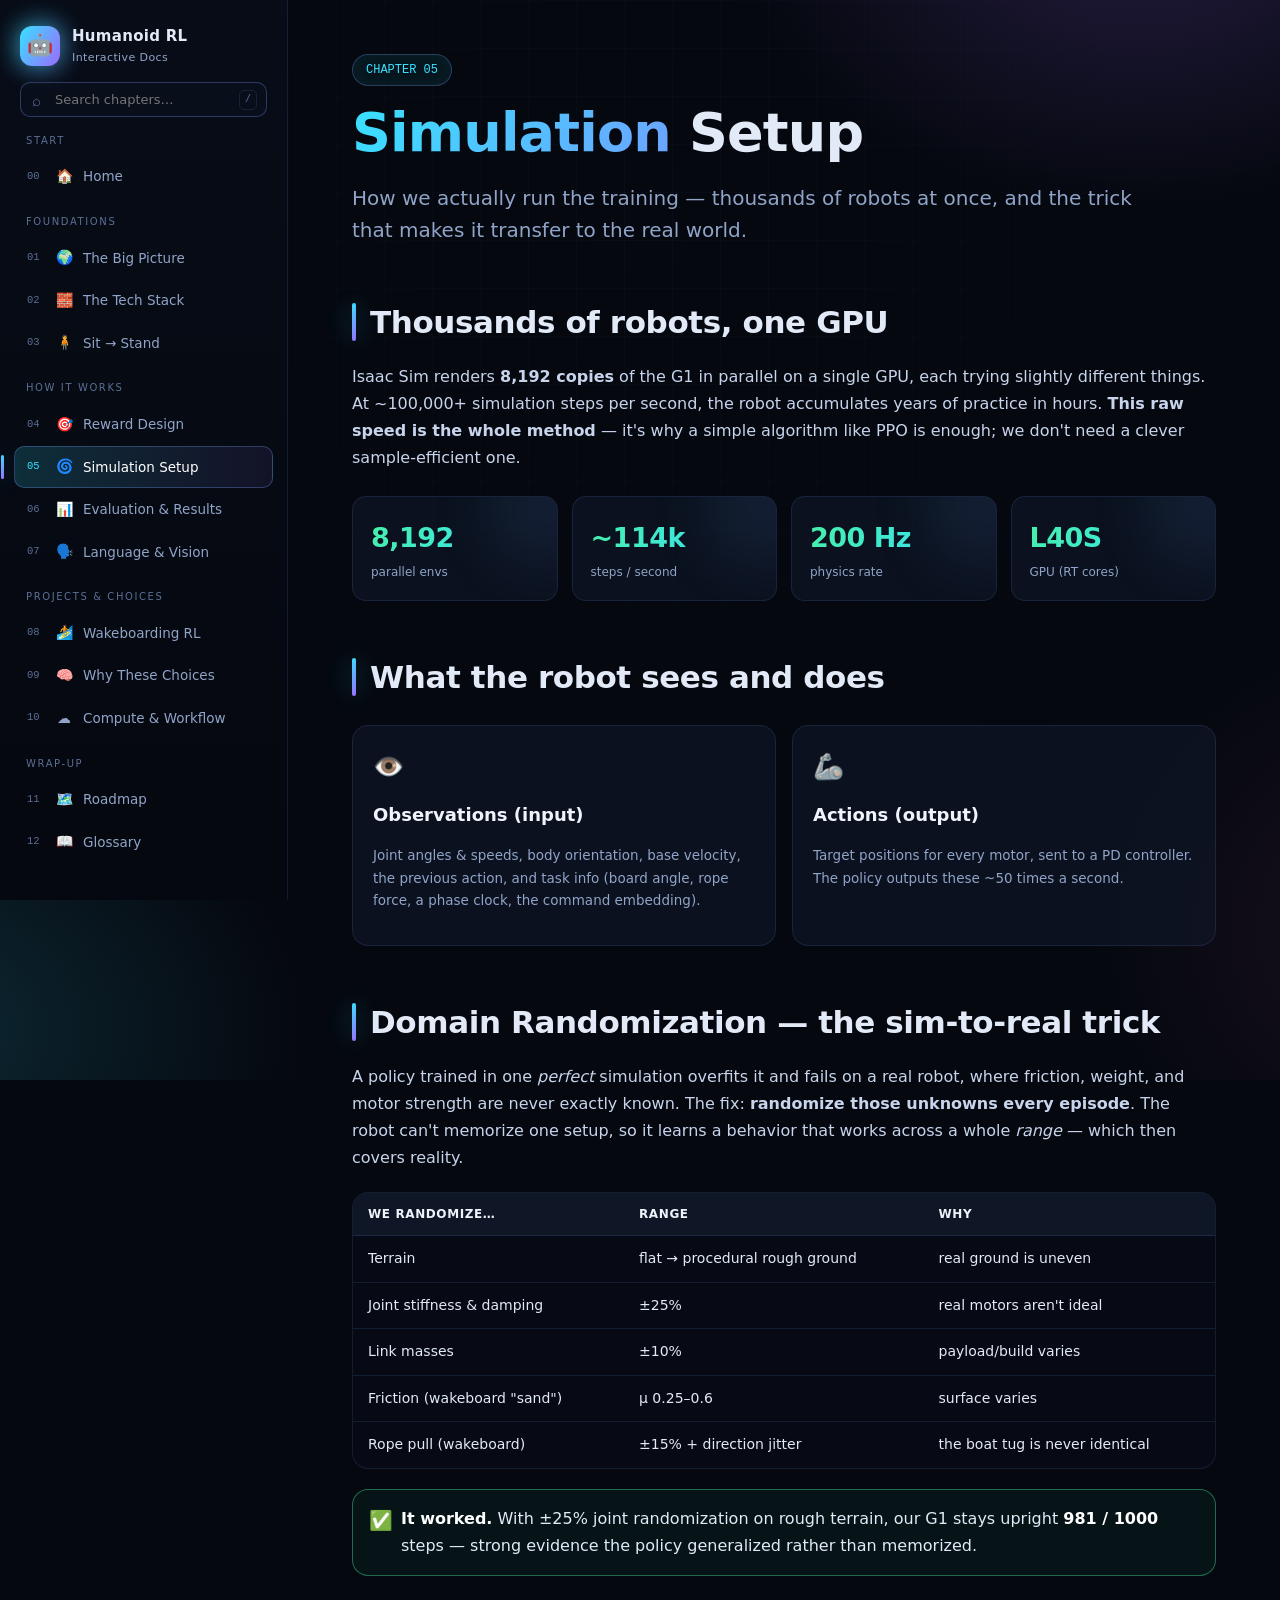
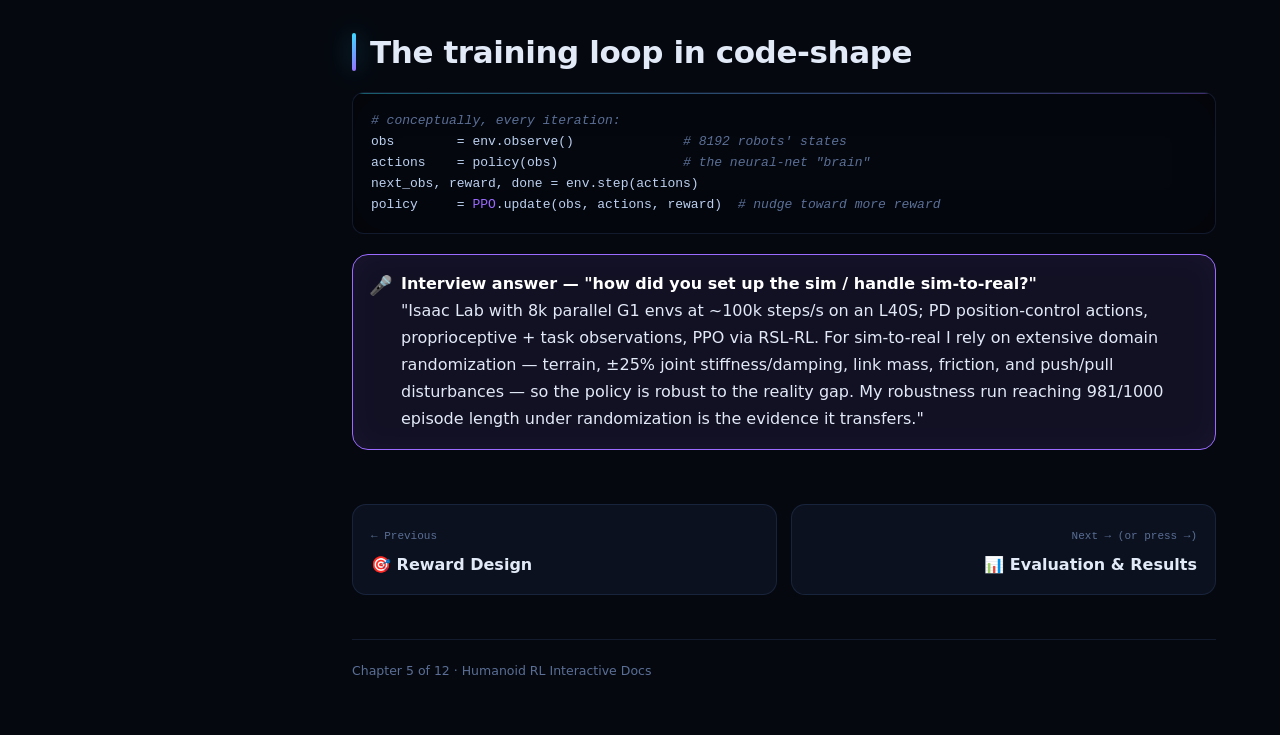
<file: Humanoid_Docs_Site/chapters/05_simulation.html>
<!doctype html>
<html lang="en">
<head><meta charset="utf-8"><meta name="viewport" content="width=device-width,initial-scale=1">
<title>5 · Simulation Setup — Humanoid RL</title>
<link rel="stylesheet" href="../assets/style.css"></head>
<body>
<div class="layout"><aside id="sidebar"></aside><main>
  <span class="eyebrow rv">CHAPTER 05</span>
  <h1 class="rv"><span class="grad-text">Simulation</span> Setup</h1>
  <p class="lede rv">How we actually run the training — thousands of robots at once, and the trick that makes it transfer to the real world.</p>

  <h2 class="rv">Thousands of robots, one GPU</h2>
  <p class="rv">Isaac Sim renders <b>8,192 copies</b> of the G1 in parallel on a single GPU, each trying slightly different things. At ~100,000+ simulation steps per second, the robot accumulates years of practice in hours. <b>This raw speed is the whole method</b> — it's why a simple algorithm like PPO is enough; we don't need a clever sample-efficient one.</p>
  <div class="stats rv">
    <div class="stat"><div class="n">8,192</div><div class="l">parallel envs</div></div>
    <div class="stat"><div class="n">~114k</div><div class="l">steps / second</div></div>
    <div class="stat"><div class="n">200 Hz</div><div class="l">physics rate</div></div>
    <div class="stat"><div class="n">L40S</div><div class="l">GPU (RT cores)</div></div>
  </div>

  <h2 class="rv">What the robot sees and does</h2>
  <div class="grid c2 rv">
    <div class="card"><div class="ic">👁️</div><h3>Observations (input)</h3><p class="small">Joint angles &amp; speeds, body orientation, base velocity, the previous action, and task info (board angle, rope force, a phase clock, the command embedding).</p></div>
    <div class="card"><div class="ic">🦾</div><h3>Actions (output)</h3><p class="small">Target positions for every motor, sent to a PD controller. The policy outputs these ~50 times a second.</p></div>
  </div>

  <h2 class="rv">Domain Randomization — the sim-to-real trick</h2>
  <p class="rv">A policy trained in one <i>perfect</i> simulation overfits it and fails on a real robot, where friction, weight, and motor strength are never exactly known. The fix: <b>randomize those unknowns every episode</b>. The robot can't memorize one setup, so it learns a behavior that works across a whole <i>range</i> — which then covers reality.</p>
  <div class="tw rv"><table>
    <thead><tr><th>We randomize…</th><th>Range</th><th>Why</th></tr></thead>
    <tbody>
      <tr><td>Terrain</td><td>flat → procedural rough ground</td><td>real ground is uneven</td></tr>
      <tr><td>Joint stiffness &amp; damping</td><td>±25%</td><td>real motors aren't ideal</td></tr>
      <tr><td>Link masses</td><td>±10%</td><td>payload/build varies</td></tr>
      <tr><td>Friction (wakeboard "sand")</td><td>μ 0.25–0.6</td><td>surface varies</td></tr>
      <tr><td>Rope pull (wakeboard)</td><td>±15% + direction jitter</td><td>the boat tug is never identical</td></tr>
    </tbody>
  </table></div>
  <div class="callout win rv"><b>It worked.</b> With ±25% joint randomization on rough terrain, our G1 stays upright <b>981 / 1000</b> steps — strong evidence the policy generalized rather than memorized.</div>

  <h2 class="rv">The training loop in code-shape</h2>
  <pre class="rv"><span class="cm"># conceptually, every iteration:</span>
obs        = env.observe()              <span class="cm"># 8192 robots' states</span>
actions    = policy(obs)                <span class="cm"># the neural-net "brain"</span>
next_obs, reward, done = env.step(actions)
policy     = <span class="kw">PPO</span>.update(obs, actions, reward)  <span class="cm"># nudge toward more reward</span></pre>

  <div class="callout iv rv"><b>Interview answer — "how did you set up the sim / handle sim-to-real?"</b><br>"Isaac Lab with 8k parallel G1 envs at ~100k steps/s on an L40S; PD position-control actions, proprioceptive + task observations, PPO via RSL-RL. For sim-to-real I rely on extensive domain randomization — terrain, ±25% joint stiffness/damping, link mass, friction, and push/pull disturbances — so the policy is robust to the reality gap. My robustness run reaching 981/1000 episode length under randomization is the evidence it transfers."</div>

  <div id="pager"></div>
  <footer>Chapter 5 of 12 · Humanoid RL Interactive Docs</footer>
</main></div>
<script src="../assets/site.js"></script>
<script>HSite.init('simulation');document.getElementById('pager').innerHTML=HSite.pager('../','simulation');</script>
</body></html>
</file>
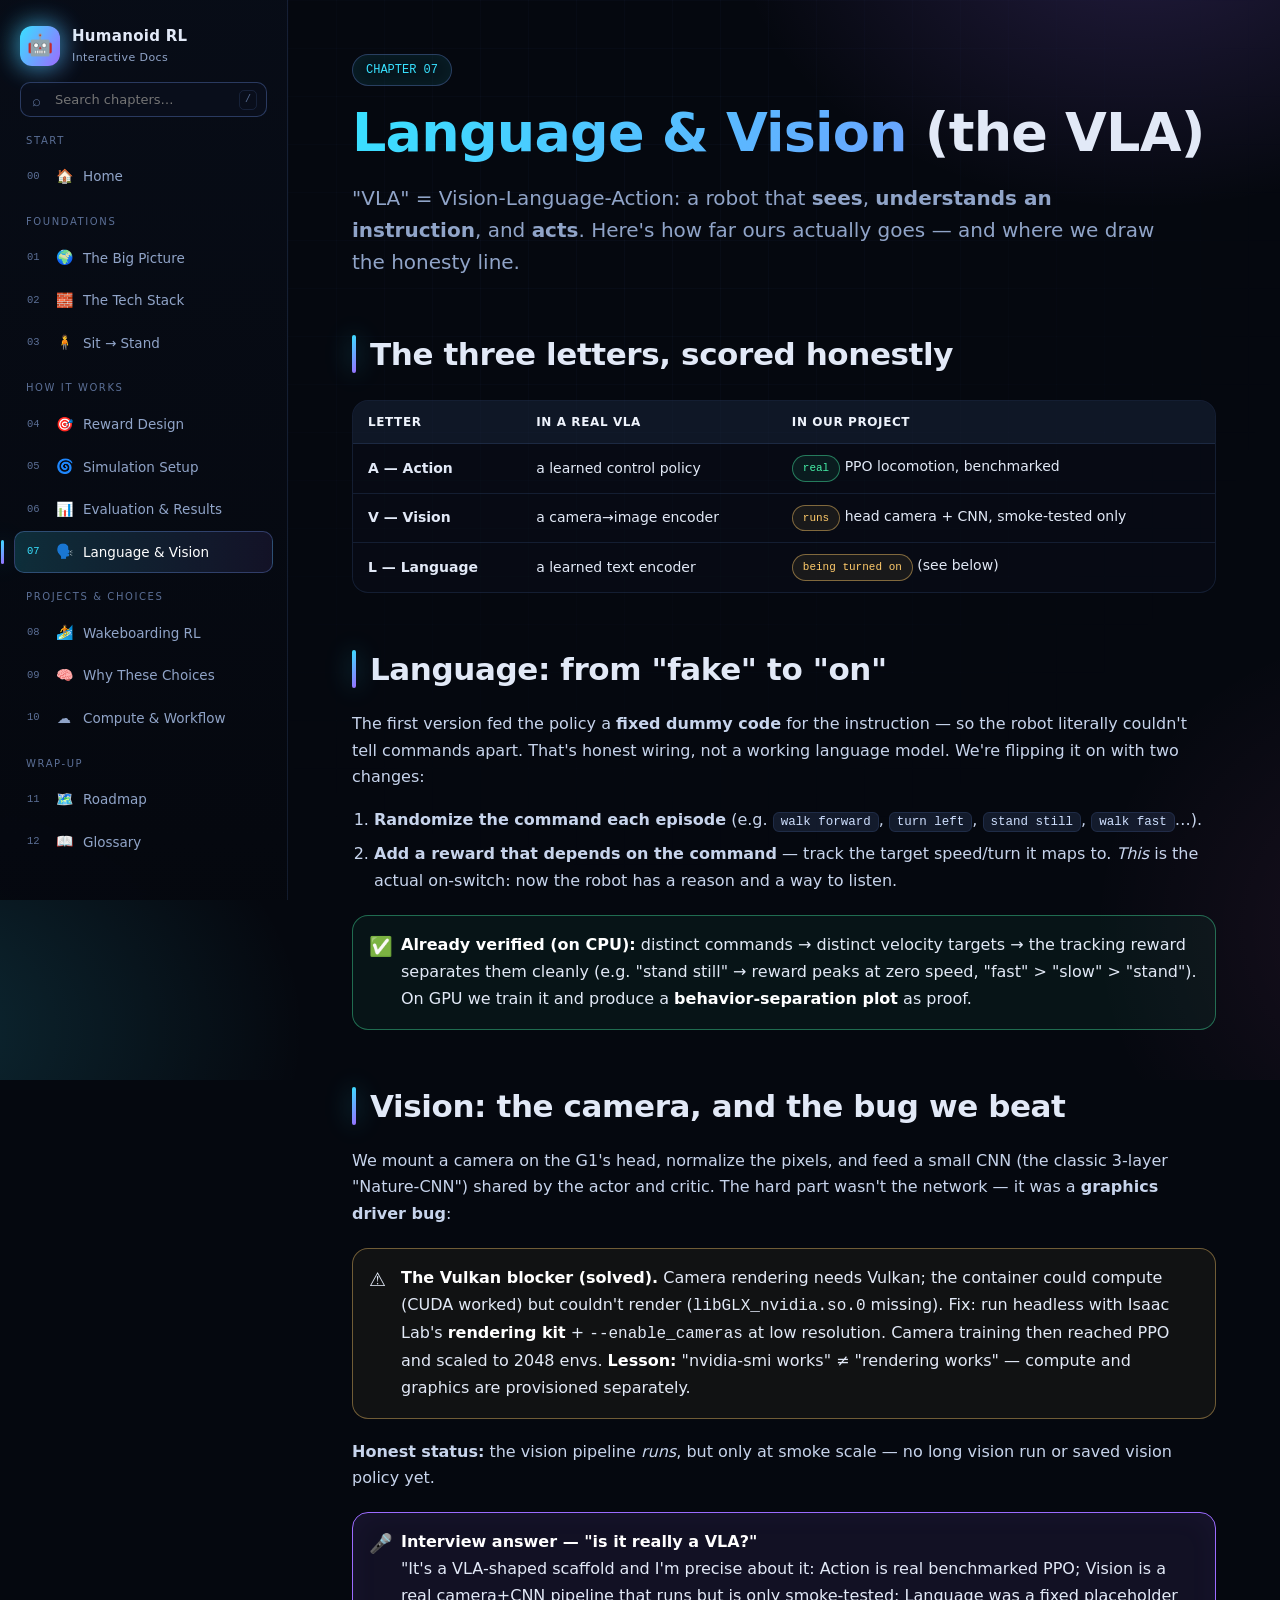
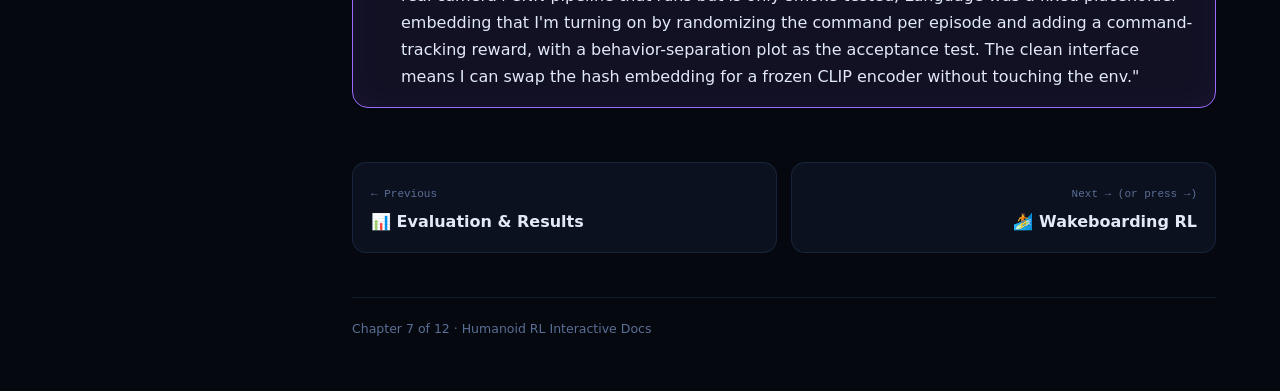
<file: Humanoid_Docs_Site/chapters/07_language_vision.html>
<!doctype html>
<html lang="en">
<head><meta charset="utf-8"><meta name="viewport" content="width=device-width,initial-scale=1">
<title>7 · Language &amp; Vision — Humanoid RL</title>
<link rel="stylesheet" href="../assets/style.css"></head>
<body>
<div class="layout"><aside id="sidebar"></aside><main>
  <span class="eyebrow rv">CHAPTER 07</span>
  <h1 class="rv"><span class="grad-text">Language &amp; Vision</span> (the VLA)</h1>
  <p class="lede rv">"VLA" = Vision-Language-Action: a robot that <b>sees</b>, <b>understands an instruction</b>, and <b>acts</b>. Here's how far ours actually goes — and where we draw the honesty line.</p>

  <h2 class="rv">The three letters, scored honestly</h2>
  <div class="tw rv"><table>
    <thead><tr><th>Letter</th><th>In a real VLA</th><th>In our project</th></tr></thead>
    <tbody>
      <tr><td><b>A — Action</b></td><td>a learned control policy</td><td><span class="badge b-done">real</span> PPO locomotion, benchmarked</td></tr>
      <tr><td><b>V — Vision</b></td><td>a camera→image encoder</td><td><span class="badge b-prog">runs</span> head camera + CNN, smoke-tested only</td></tr>
      <tr><td><b>L — Language</b></td><td>a learned text encoder</td><td><span class="badge b-prog">being turned on</span> (see below)</td></tr>
    </tbody>
  </table></div>

  <h2 class="rv">Language: from "fake" to "on"</h2>
  <p class="rv">The first version fed the policy a <b>fixed dummy code</b> for the instruction — so the robot literally couldn't tell commands apart. That's honest wiring, not a working language model. We're flipping it on with two changes:</p>
  <ol class="rv">
    <li><b>Randomize the command each episode</b> (e.g. <code>walk forward</code>, <code>turn left</code>, <code>stand still</code>, <code>walk fast</code>…).</li>
    <li><b>Add a reward that depends on the command</b> — track the target speed/turn it maps to. <i>This</i> is the actual on-switch: now the robot has a reason and a way to listen.</li>
  </ol>
  <div class="callout win rv"><b>Already verified (on CPU):</b> distinct commands → distinct velocity targets → the tracking reward separates them cleanly (e.g. "stand still" → reward peaks at zero speed, "fast" &gt; "slow" &gt; "stand"). On GPU we train it and produce a <b>behavior-separation plot</b> as proof.</div>

  <h2 class="rv">Vision: the camera, and the bug we beat</h2>
  <p class="rv">We mount a camera on the G1's head, normalize the pixels, and feed a small CNN (the classic 3-layer "Nature-CNN") shared by the actor and critic. The hard part wasn't the network — it was a <b>graphics driver bug</b>:</p>
  <div class="callout warn rv"><b>The Vulkan blocker (solved).</b> Camera rendering needs Vulkan; the container could compute (CUDA worked) but couldn't render (<code>libGLX_nvidia.so.0</code> missing). Fix: run headless with Isaac Lab's <b>rendering kit</b> + <code>--enable_cameras</code> at low resolution. Camera training then reached PPO and scaled to 2048 envs. <b>Lesson:</b> "nvidia-smi works" ≠ "rendering works" — compute and graphics are provisioned separately.</div>
  <p class="rv"><b>Honest status:</b> the vision pipeline <i>runs</i>, but only at smoke scale — no long vision run or saved vision policy yet.</p>

  <div class="callout iv rv"><b>Interview answer — "is it really a VLA?"</b><br>"It's a VLA-shaped scaffold and I'm precise about it: Action is real benchmarked PPO; Vision is a real camera+CNN pipeline that runs but is only smoke-tested; Language was a fixed placeholder embedding that I'm turning on by randomizing the command per episode and adding a command-tracking reward, with a behavior-separation plot as the acceptance test. The clean interface means I can swap the hash embedding for a frozen CLIP encoder without touching the env."</div>

  <div id="pager"></div>
  <footer>Chapter 7 of 12 · Humanoid RL Interactive Docs</footer>
</main></div>
<script src="../assets/site.js"></script>
<script>HSite.init('language_vision');document.getElementById('pager').innerHTML=HSite.pager('../','language_vision');</script>
</body></html>
</file>
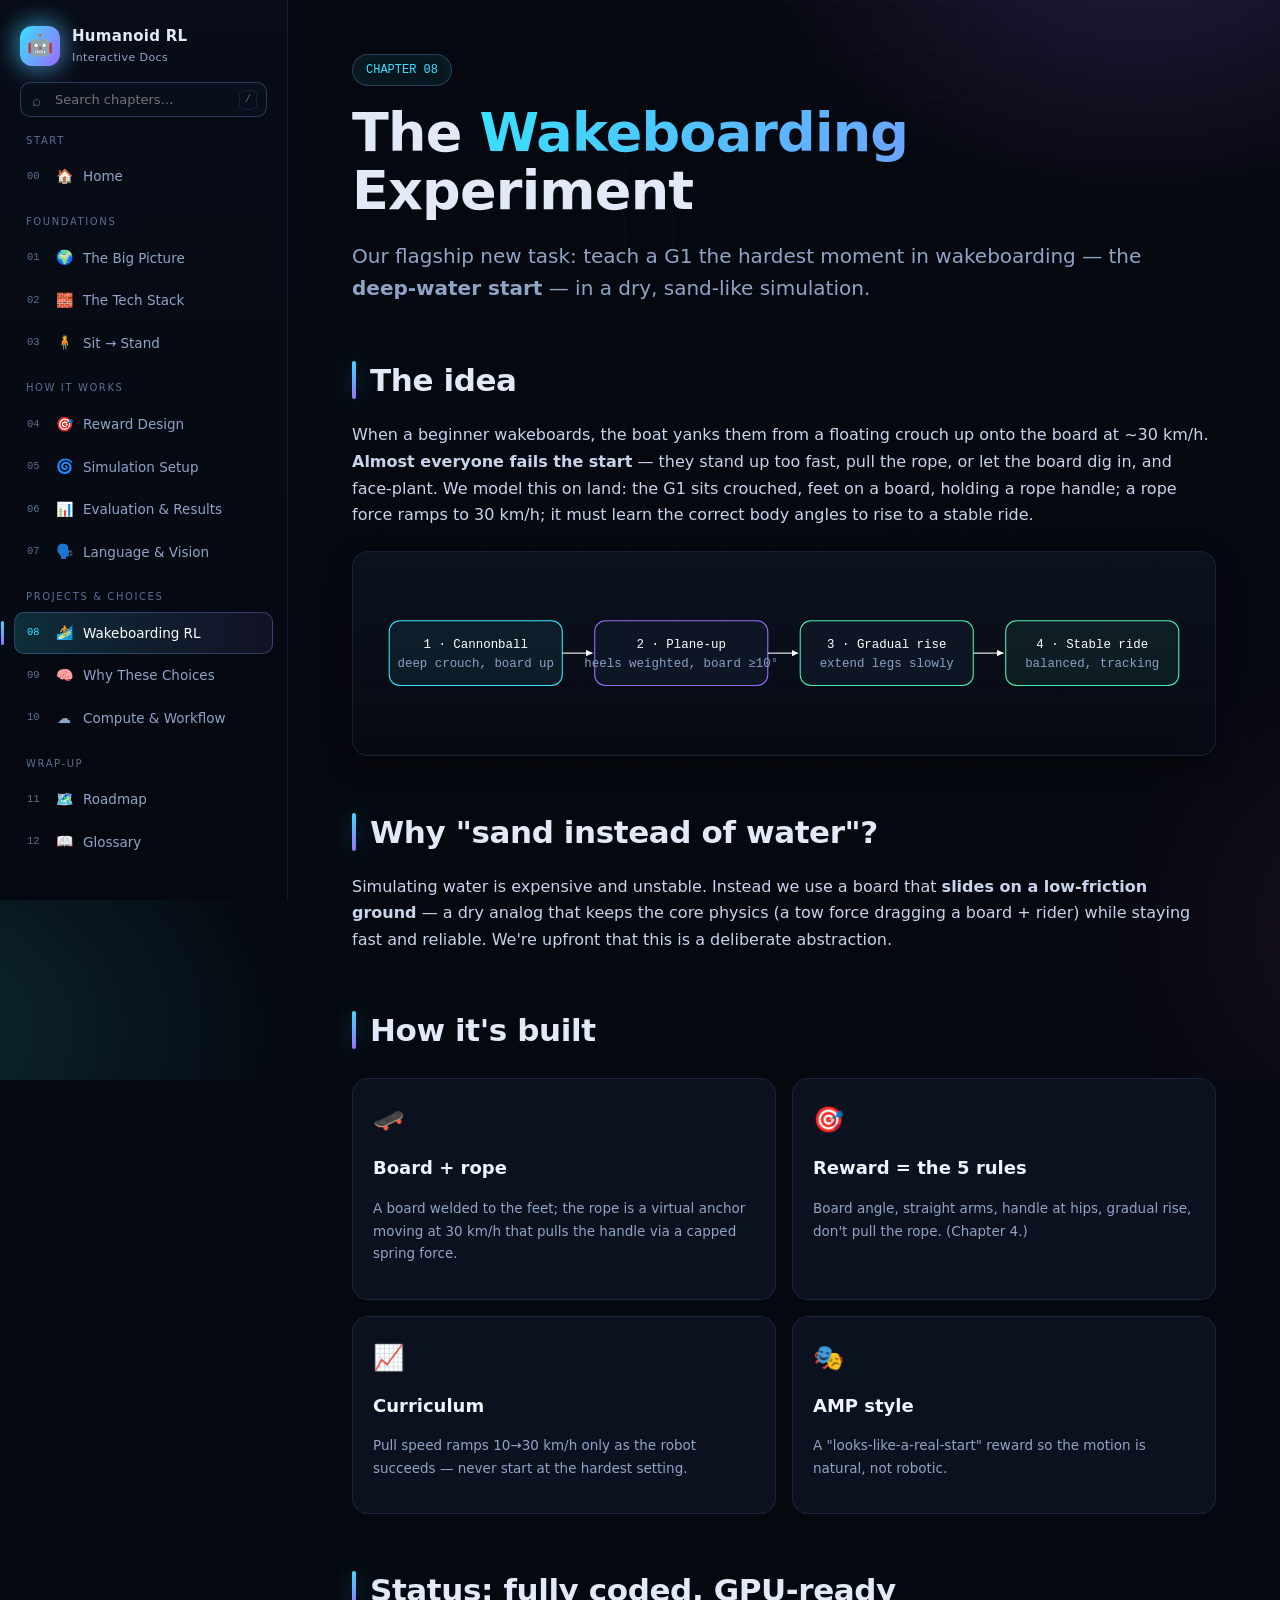
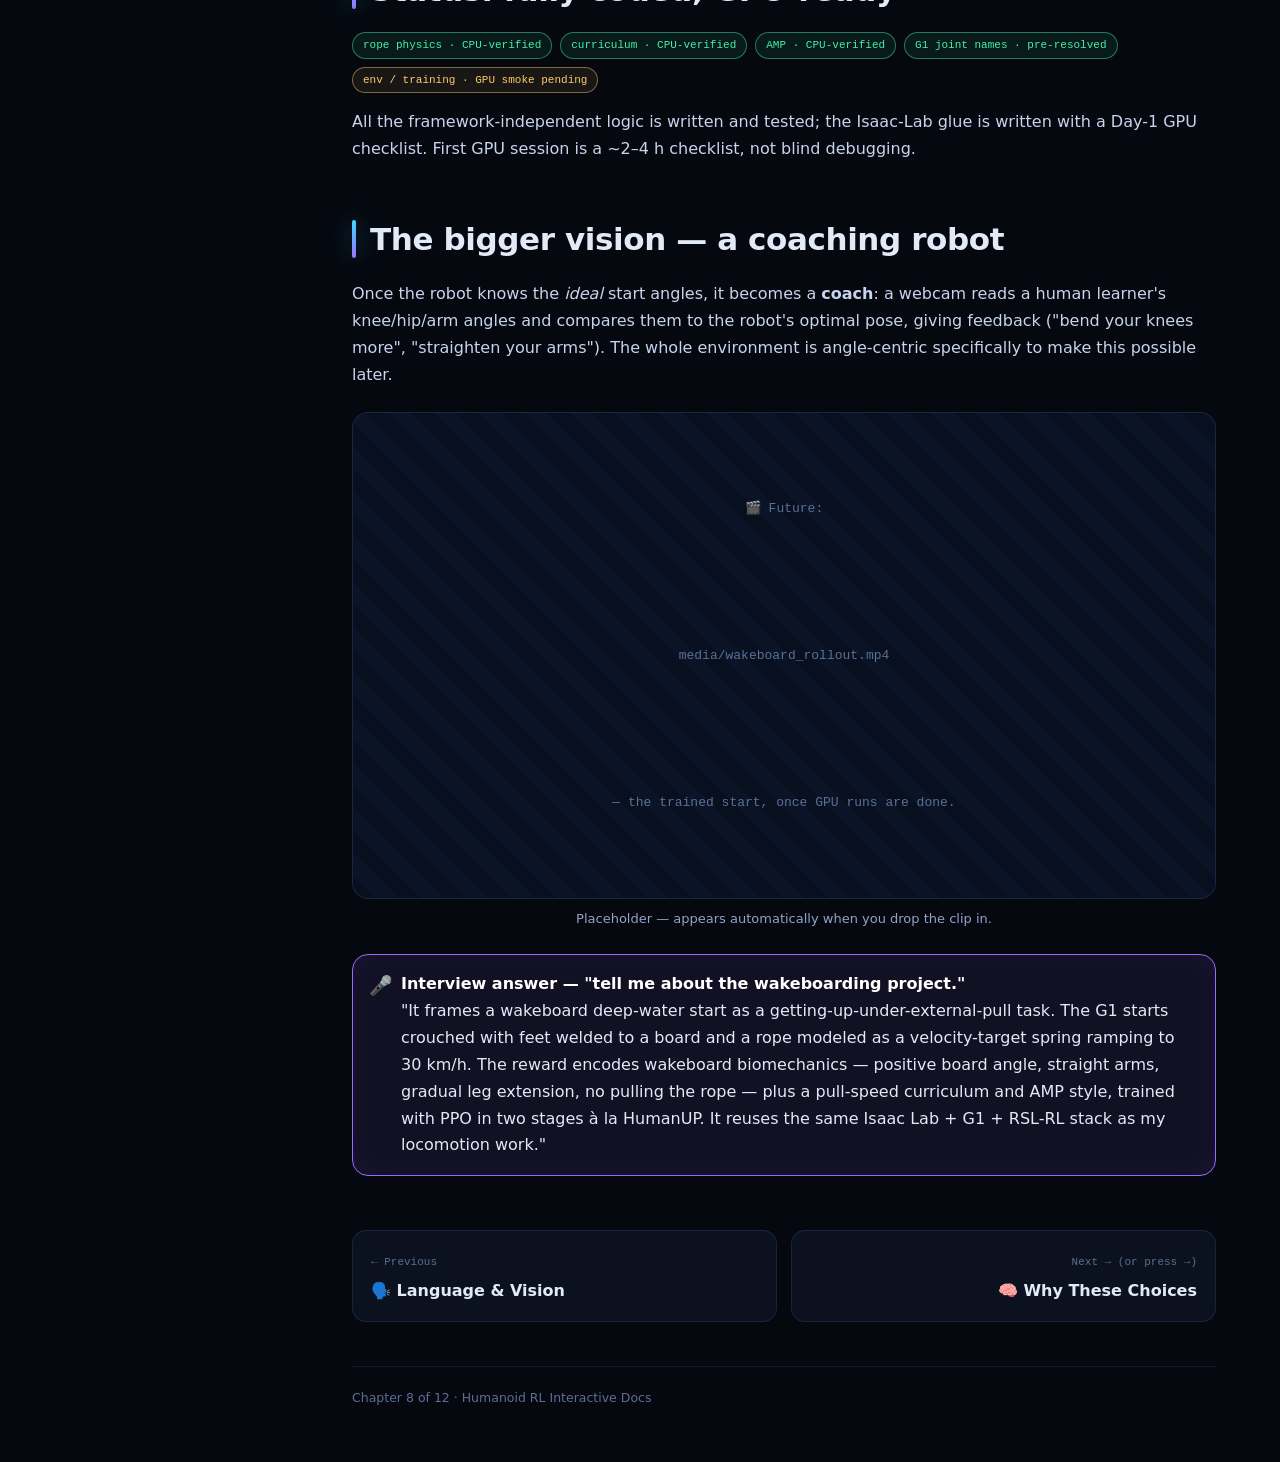
<file: Humanoid_Docs_Site/chapters/08_wakeboarding.html>
<!doctype html>
<html lang="en">
<head><meta charset="utf-8"><meta name="viewport" content="width=device-width,initial-scale=1">
<title>8 · Wakeboarding RL — Humanoid RL</title>
<link rel="stylesheet" href="../assets/style.css"></head>
<body>
<div class="layout"><aside id="sidebar"></aside><main>
  <span class="eyebrow rv">CHAPTER 08</span>
  <h1 class="rv">The <span class="grad-text">Wakeboarding</span> Experiment</h1>
  <p class="lede rv">Our flagship new task: teach a G1 the hardest moment in wakeboarding — the <b>deep-water start</b> — in a dry, sand-like simulation.</p>

  <h2 class="rv">The idea</h2>
  <p class="rv">When a beginner wakeboards, the boat yanks them from a floating crouch up onto the board at ~30 km/h. <b>Almost everyone fails the start</b> — they stand up too fast, pull the rope, or let the board dig in, and face-plant. We model this on land: the G1 sits crouched, feet on a board, holding a rope handle; a rope force ramps to 30 km/h; it must learn the correct body angles to rise to a stable ride.</p>

  <div class="diagram rv">
    <svg viewBox="0 0 760 150" xmlns="http://www.w3.org/2000/svg" font-family="monospace" font-size="11.5">
      <rect x="15" y="45" width="160" height="60" rx="10" fill="rgba(56,225,255,.07)" stroke="#38e1ff"/><text x="95" y="70" fill="#fff" text-anchor="middle">1 · Cannonball</text><text x="95" y="88" fill="#8aa0c6" text-anchor="middle">deep crouch, board up</text>
      <rect x="205" y="45" width="160" height="60" rx="10" fill="#0e1626" stroke="#9b6bff"/><text x="285" y="70" fill="#fff" text-anchor="middle">2 · Plane-up</text><text x="285" y="88" fill="#8aa0c6" text-anchor="middle">heels weighted, board ≥10°</text>
      <rect x="395" y="45" width="160" height="60" rx="10" fill="#0e1626" stroke="#46f0a8"/><text x="475" y="70" fill="#fff" text-anchor="middle">3 · Gradual rise</text><text x="475" y="88" fill="#8aa0c6" text-anchor="middle">extend legs slowly</text>
      <rect x="585" y="45" width="160" height="60" rx="10" fill="rgba(70,240,168,.07)" stroke="#46f0a8"/><text x="665" y="70" fill="#fff" text-anchor="middle">4 · Stable ride</text><text x="665" y="88" fill="#8aa0c6" text-anchor="middle">balanced, tracking</text>
      <line x1="175" y1="75" x2="203" y2="75" stroke="#fff" marker-end="url(#a)"/><line x1="365" y1="75" x2="393" y2="75" stroke="#fff" marker-end="url(#a)"/><line x1="555" y1="75" x2="583" y2="75" stroke="#fff" marker-end="url(#a)"/>
      <defs><marker id="a" markerWidth="8" markerHeight="8" refX="6" refY="3" orient="auto"><path d="M0,0 L6,3 L0,6" fill="#fff"/></marker></defs>
    </svg>
  </div>

  <h2 class="rv">Why "sand instead of water"?</h2>
  <p class="rv">Simulating water is expensive and unstable. Instead we use a board that <b>slides on a low-friction ground</b> — a dry analog that keeps the core physics (a tow force dragging a board + rider) while staying fast and reliable. We're upfront that this is a deliberate abstraction.</p>

  <h2 class="rv">How it's built</h2>
  <div class="grid c2 rv">
    <div class="card"><div class="ic">🛹</div><h3>Board + rope</h3><p class="small">A board welded to the feet; the rope is a virtual anchor moving at 30 km/h that pulls the handle via a capped spring force.</p></div>
    <div class="card"><div class="ic">🎯</div><h3>Reward = the 5 rules</h3><p class="small">Board angle, straight arms, handle at hips, gradual rise, don't pull the rope. (Chapter 4.)</p></div>
    <div class="card"><div class="ic">📈</div><h3>Curriculum</h3><p class="small">Pull speed ramps 10→30 km/h only as the robot succeeds — never start at the hardest setting.</p></div>
    <div class="card"><div class="ic">🎭</div><h3>AMP style</h3><p class="small">A "looks-like-a-real-start" reward so the motion is natural, not robotic.</p></div>
  </div>

  <h2 class="rv">Status: fully coded, GPU-ready</h2>
  <div class="pill-row rv">
    <span class="badge b-done">rope physics · CPU-verified</span>
    <span class="badge b-done">curriculum · CPU-verified</span>
    <span class="badge b-done">AMP · CPU-verified</span>
    <span class="badge b-done">G1 joint names · pre-resolved</span>
    <span class="badge b-prog">env / training · GPU smoke pending</span>
  </div>
  <p class="rv">All the framework-independent logic is written and tested; the Isaac-Lab glue is written with a Day-1 GPU checklist. First GPU session is a ~2–4 h checklist, not blind debugging.</p>

  <h2 class="rv">The bigger vision — a coaching robot</h2>
  <p class="rv">Once the robot knows the <i>ideal</i> start angles, it becomes a <b>coach</b>: a webcam reads a human learner's knee/hip/arm angles and compares them to the robot's optimal pose, giving feedback ("bend your knees more", "straighten your arms"). The whole environment is angle-centric specifically to make this possible later.</p>

  <figure class="rv"><div class="media"><div class="ph">🎬 Future: <code>media/wakeboard_rollout.mp4</code> — the trained start, once GPU runs are done.</div></div><figcaption>Placeholder — appears automatically when you drop the clip in.</figcaption></figure>

  <div class="callout iv rv"><b>Interview answer — "tell me about the wakeboarding project."</b><br>"It frames a wakeboard deep-water start as a getting-up-under-external-pull task. The G1 starts crouched with feet welded to a board and a rope modeled as a velocity-target spring ramping to 30 km/h. The reward encodes wakeboard biomechanics — positive board angle, straight arms, gradual leg extension, no pulling the rope — plus a pull-speed curriculum and AMP style, trained with PPO in two stages à la HumanUP. It reuses the same Isaac Lab + G1 + RSL-RL stack as my locomotion work."</div>

  <div id="pager"></div>
  <footer>Chapter 8 of 12 · Humanoid RL Interactive Docs</footer>
</main></div>
<script src="../assets/site.js"></script>
<script>HSite.init('wakeboarding');document.getElementById('pager').innerHTML=HSite.pager('../','wakeboarding');</script>
</body></html>
</file>
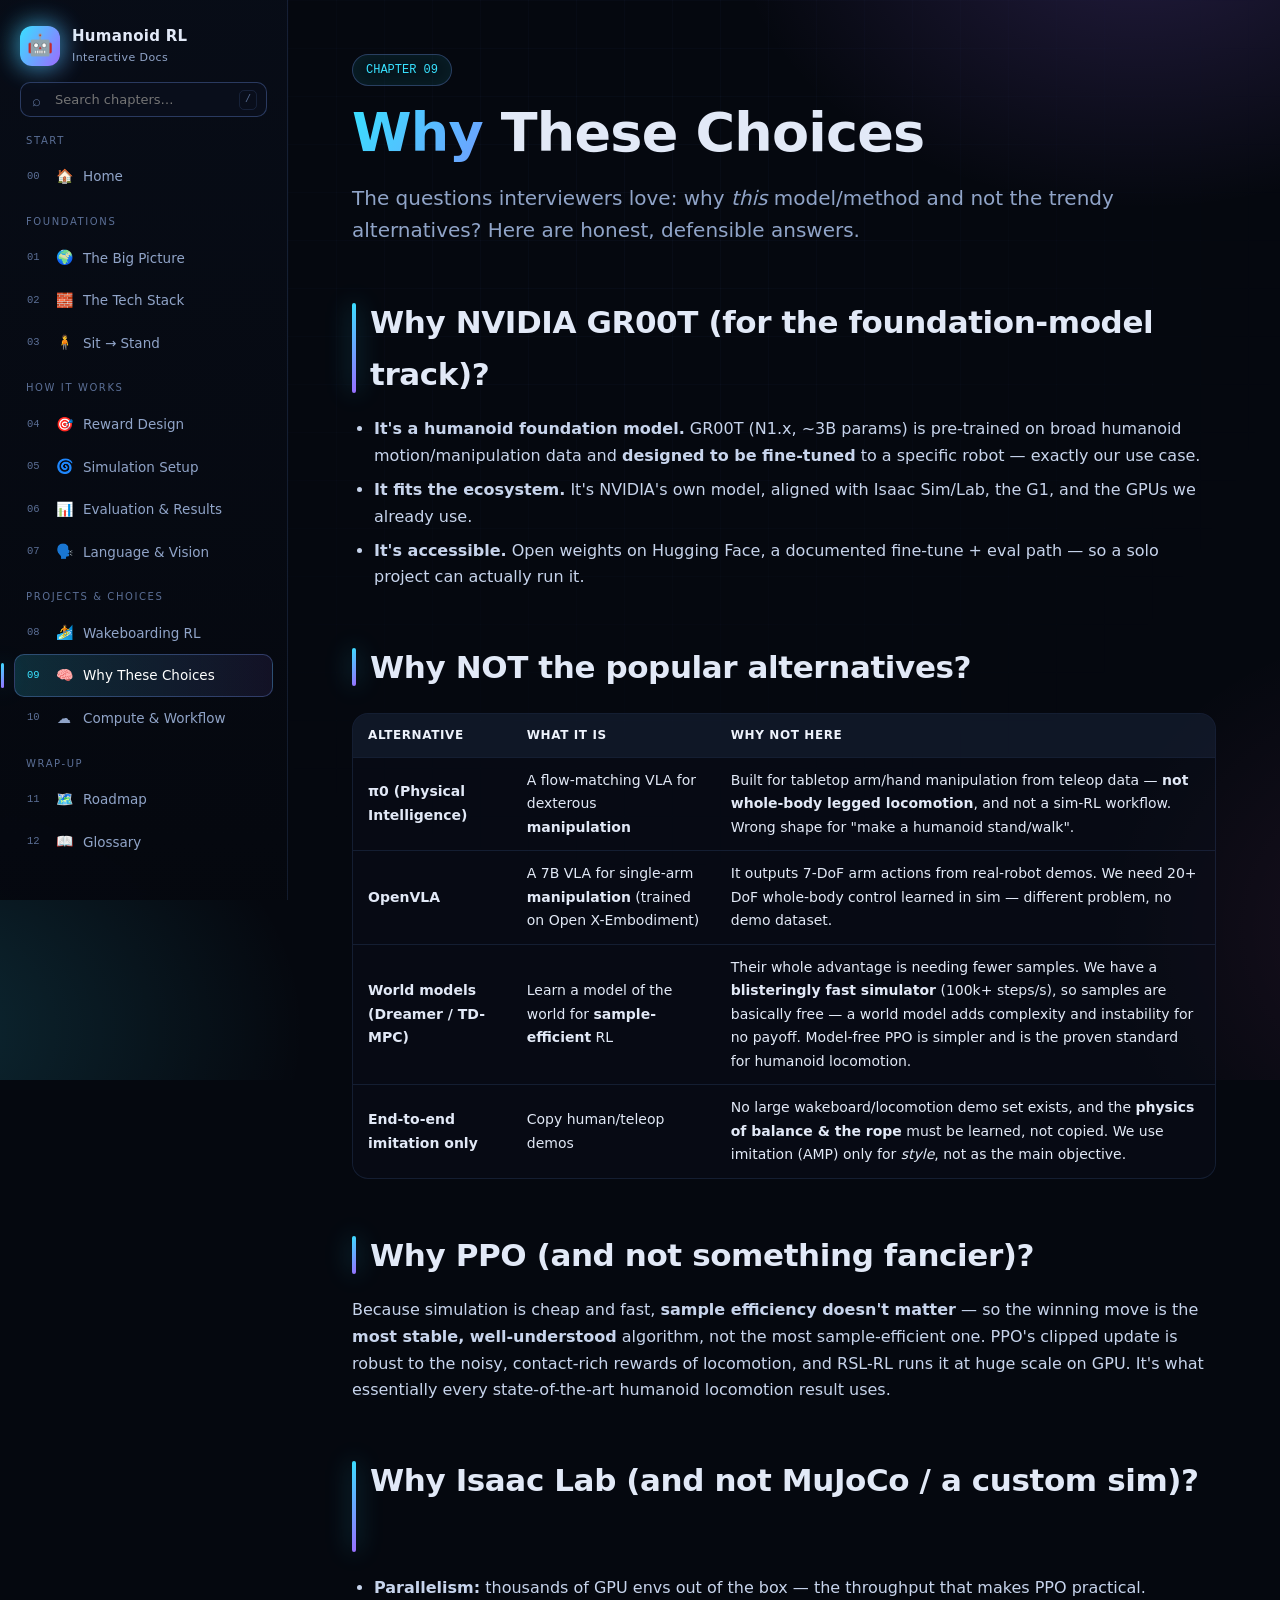
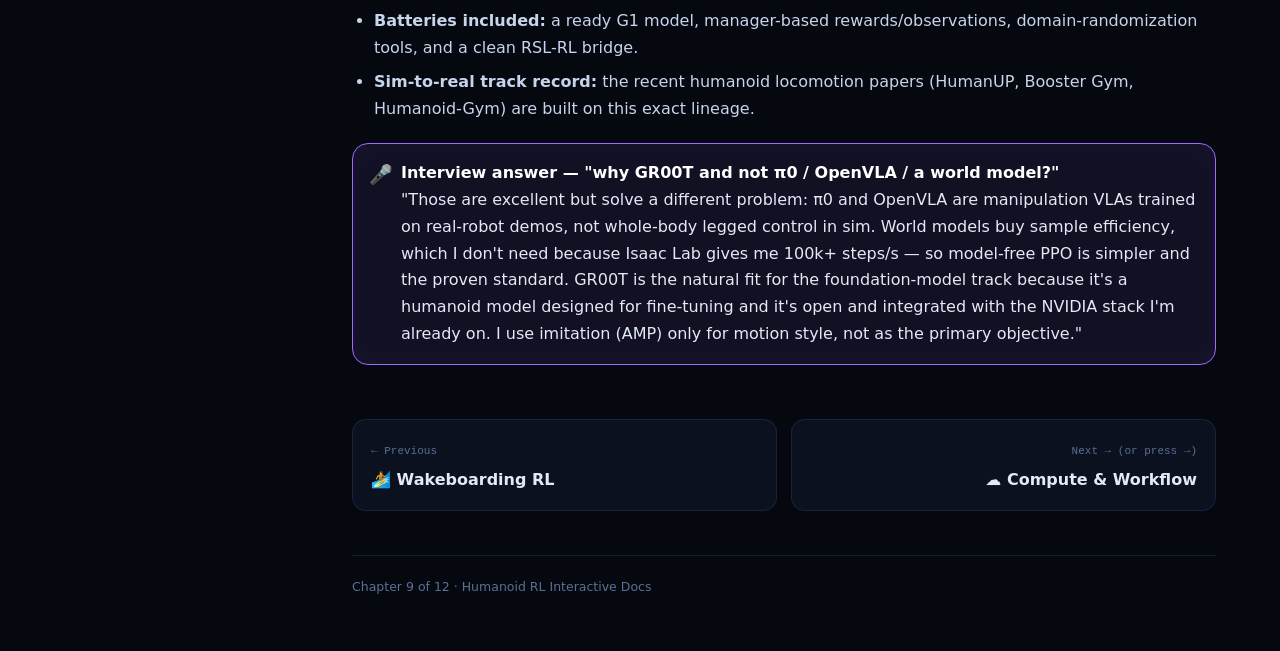
<file: Humanoid_Docs_Site/chapters/09_model_choices.html>
<!doctype html>
<html lang="en">
<head><meta charset="utf-8"><meta name="viewport" content="width=device-width,initial-scale=1">
<title>9 · Why These Choices — Humanoid RL</title>
<link rel="stylesheet" href="../assets/style.css"></head>
<body>
<div class="layout"><aside id="sidebar"></aside><main>
  <span class="eyebrow rv">CHAPTER 09</span>
  <h1 class="rv"><span class="grad-text">Why</span> These Choices</h1>
  <p class="lede rv">The questions interviewers love: why <i>this</i> model/method and not the trendy alternatives? Here are honest, defensible answers.</p>

  <h2 class="rv">Why NVIDIA GR00T (for the foundation-model track)?</h2>
  <ul class="rv">
    <li><b>It's a humanoid foundation model.</b> GR00T (N1.x, ~3B params) is pre-trained on broad humanoid motion/manipulation data and <b>designed to be fine-tuned</b> to a specific robot — exactly our use case.</li>
    <li><b>It fits the ecosystem.</b> It's NVIDIA's own model, aligned with Isaac Sim/Lab, the G1, and the GPUs we already use.</li>
    <li><b>It's accessible.</b> Open weights on Hugging Face, a documented fine-tune + eval path — so a solo project can actually run it.</li>
  </ul>

  <h2 class="rv">Why NOT the popular alternatives?</h2>
  <div class="tw rv"><table>
    <thead><tr><th>Alternative</th><th>What it is</th><th>Why not here</th></tr></thead>
    <tbody>
      <tr><td><b>π0 (Physical Intelligence)</b></td><td>A flow-matching VLA for dexterous <b>manipulation</b></td><td>Built for tabletop arm/hand manipulation from teleop data — <b>not whole-body legged locomotion</b>, and not a sim-RL workflow. Wrong shape for "make a humanoid stand/walk".</td></tr>
      <tr><td><b>OpenVLA</b></td><td>A 7B VLA for single-arm <b>manipulation</b> (trained on Open X-Embodiment)</td><td>It outputs 7-DoF arm actions from real-robot demos. We need 20+ DoF whole-body control learned in sim — different problem, no demo dataset.</td></tr>
      <tr><td><b>World models (Dreamer / TD-MPC)</b></td><td>Learn a model of the world for <b>sample-efficient</b> RL</td><td>Their whole advantage is needing fewer samples. We have a <b>blisteringly fast simulator</b> (100k+ steps/s), so samples are basically free — a world model adds complexity and instability for no payoff. Model-free PPO is simpler and is the proven standard for humanoid locomotion.</td></tr>
      <tr><td><b>End-to-end imitation only</b></td><td>Copy human/teleop demos</td><td>No large wakeboard/locomotion demo set exists, and the <b>physics of balance &amp; the rope</b> must be learned, not copied. We use imitation (AMP) only for <i>style</i>, not as the main objective.</td></tr>
    </tbody>
  </table></div>

  <h2 class="rv">Why PPO (and not something fancier)?</h2>
  <p class="rv">Because simulation is cheap and fast, <b>sample efficiency doesn't matter</b> — so the winning move is the <b>most stable, well-understood</b> algorithm, not the most sample-efficient one. PPO's clipped update is robust to the noisy, contact-rich rewards of locomotion, and RSL-RL runs it at huge scale on GPU. It's what essentially every state-of-the-art humanoid locomotion result uses.</p>

  <h2 class="rv">Why Isaac Lab (and not MuJoCo / a custom sim)?</h2>
  <ul class="rv">
    <li><b>Parallelism:</b> thousands of GPU envs out of the box — the throughput that makes PPO practical.</li>
    <li><b>Batteries included:</b> a ready G1 model, manager-based rewards/observations, domain-randomization tools, and a clean RSL-RL bridge.</li>
    <li><b>Sim-to-real track record:</b> the recent humanoid locomotion papers (HumanUP, Booster Gym, Humanoid-Gym) are built on this exact lineage.</li>
  </ul>

  <div class="callout iv rv"><b>Interview answer — "why GR00T and not π0 / OpenVLA / a world model?"</b><br>"Those are excellent but solve a different problem: π0 and OpenVLA are manipulation VLAs trained on real-robot demos, not whole-body legged control in sim. World models buy sample efficiency, which I don't need because Isaac Lab gives me 100k+ steps/s — so model-free PPO is simpler and the proven standard. GR00T is the natural fit for the foundation-model track because it's a humanoid model designed for fine-tuning and it's open and integrated with the NVIDIA stack I'm already on. I use imitation (AMP) only for motion style, not as the primary objective."</div>

  <div id="pager"></div>
  <footer>Chapter 9 of 12 · Humanoid RL Interactive Docs</footer>
</main></div>
<script src="../assets/site.js"></script>
<script>HSite.init('model_choices');document.getElementById('pager').innerHTML=HSite.pager('../','model_choices');</script>
</body></html>
</file>
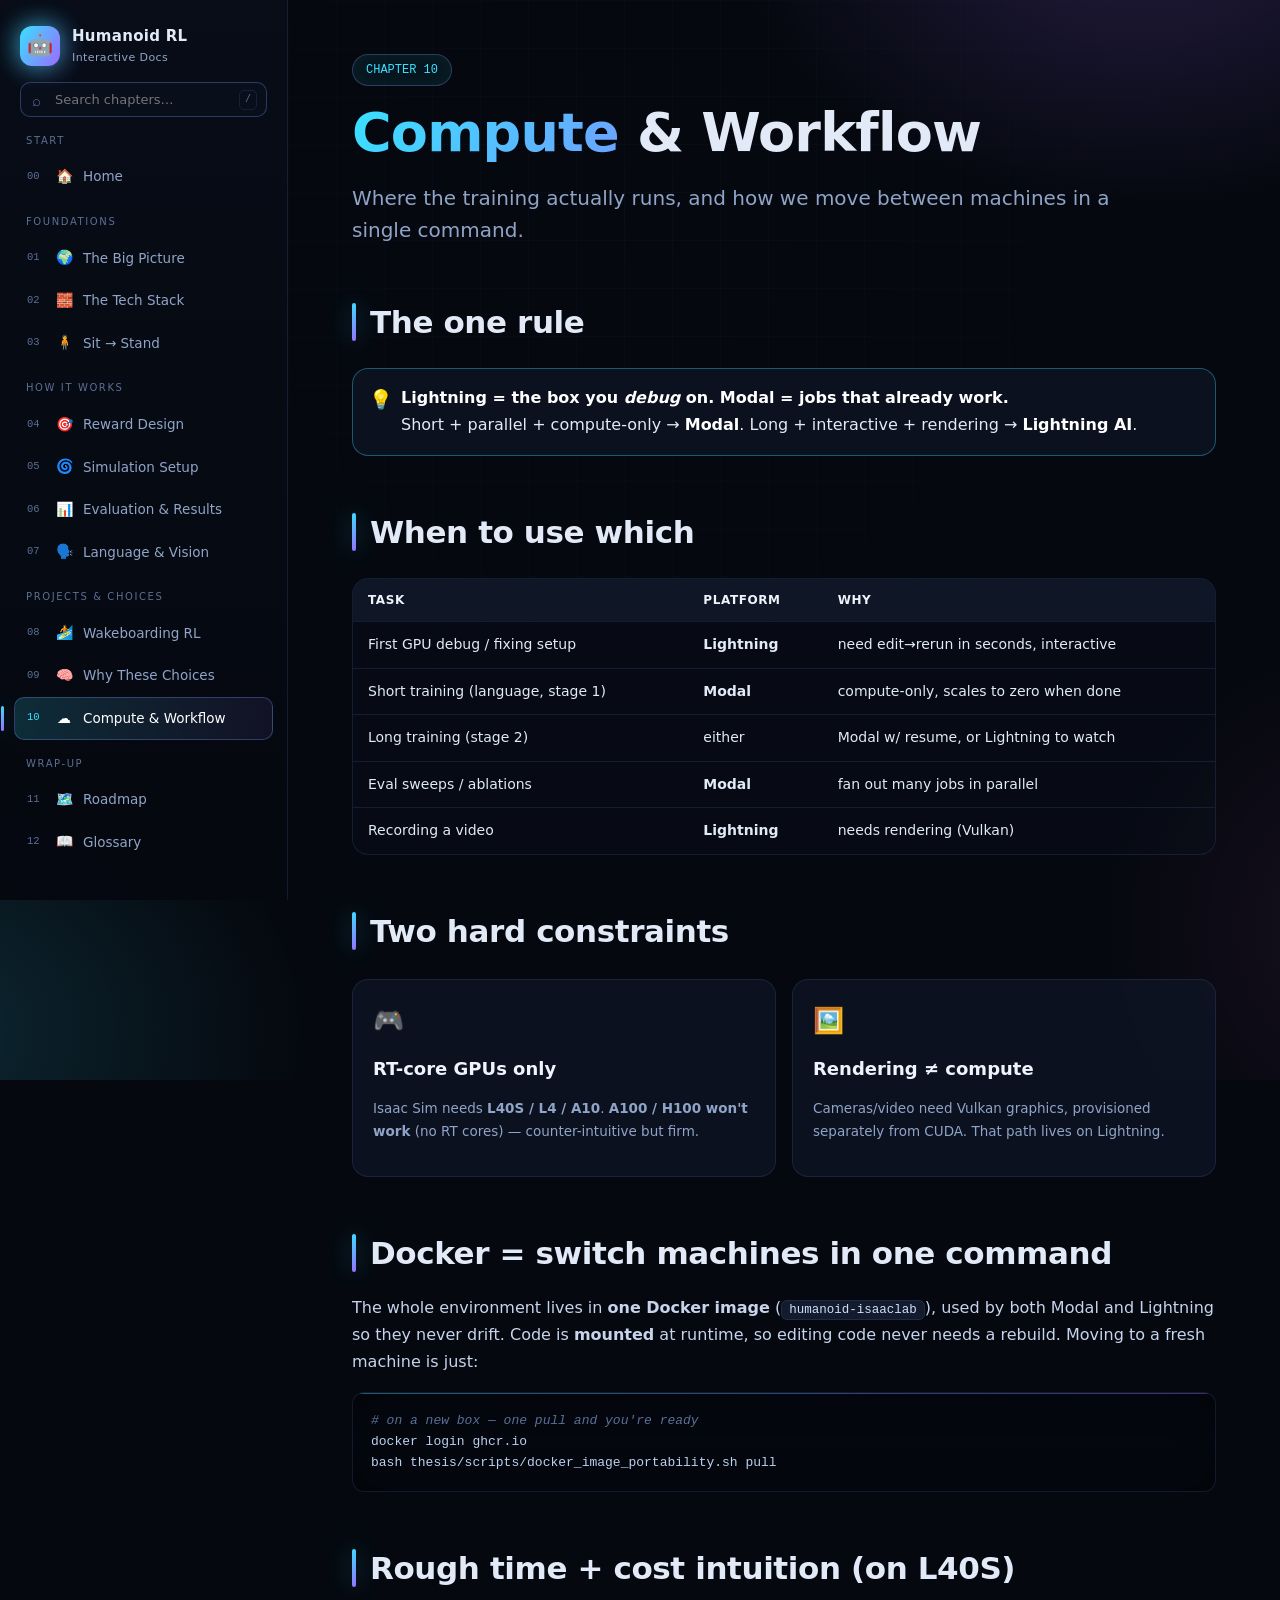
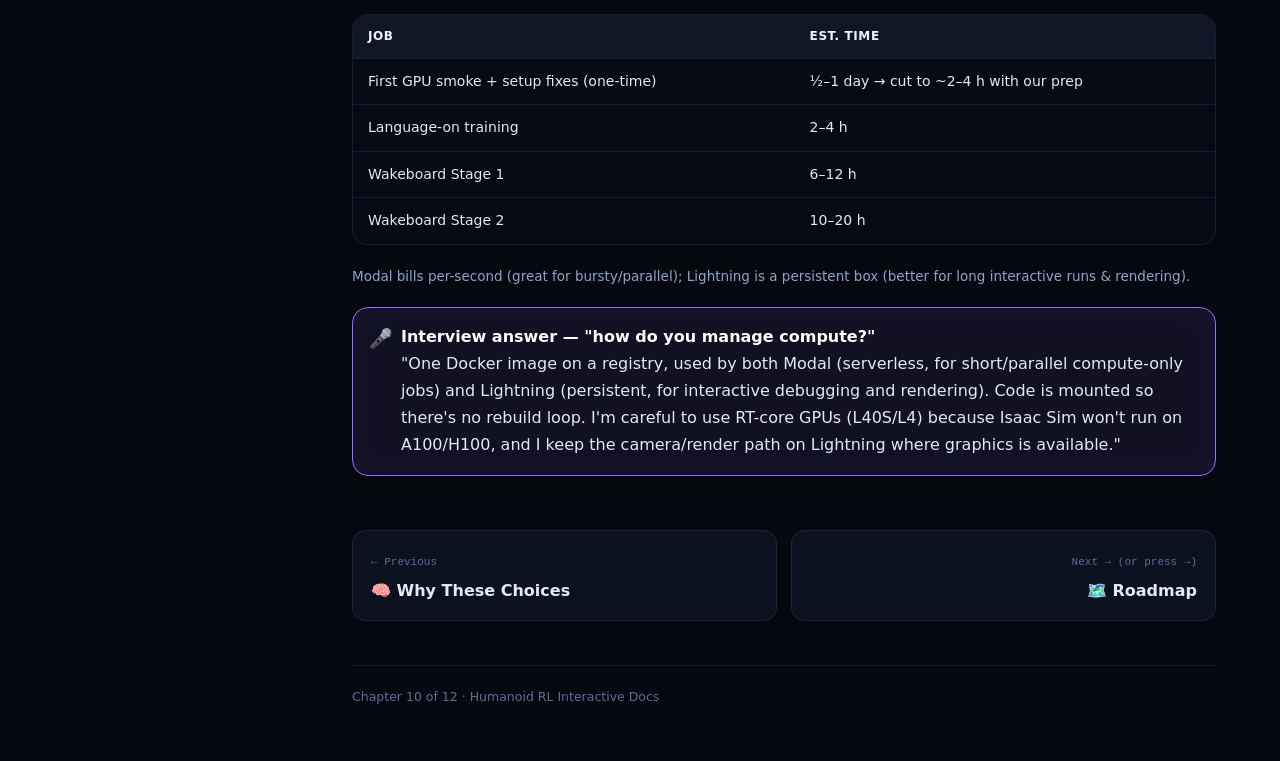
<file: Humanoid_Docs_Site/chapters/10_compute.html>
<!doctype html>
<html lang="en">
<head><meta charset="utf-8"><meta name="viewport" content="width=device-width,initial-scale=1">
<title>10 · Compute &amp; Workflow — Humanoid RL</title>
<link rel="stylesheet" href="../assets/style.css"></head>
<body>
<div class="layout"><aside id="sidebar"></aside><main>
  <span class="eyebrow rv">CHAPTER 10</span>
  <h1 class="rv"><span class="grad-text">Compute</span> &amp; Workflow</h1>
  <p class="lede rv">Where the training actually runs, and how we move between machines in a single command.</p>

  <h2 class="rv">The one rule</h2>
  <div class="callout info rv"><b>Lightning = the box you <i>debug</i> on. Modal = jobs that already work.</b><br>Short + parallel + compute-only → <b>Modal</b>. Long + interactive + rendering → <b>Lightning AI</b>.</div>

  <h2 class="rv">When to use which</h2>
  <div class="tw rv"><table>
    <thead><tr><th>Task</th><th>Platform</th><th>Why</th></tr></thead>
    <tbody>
      <tr><td>First GPU debug / fixing setup</td><td><b>Lightning</b></td><td>need edit→rerun in seconds, interactive</td></tr>
      <tr><td>Short training (language, stage 1)</td><td><b>Modal</b></td><td>compute-only, scales to zero when done</td></tr>
      <tr><td>Long training (stage 2)</td><td>either</td><td>Modal w/ resume, or Lightning to watch</td></tr>
      <tr><td>Eval sweeps / ablations</td><td><b>Modal</b></td><td>fan out many jobs in parallel</td></tr>
      <tr><td>Recording a video</td><td><b>Lightning</b></td><td>needs rendering (Vulkan)</td></tr>
    </tbody>
  </table></div>

  <h2 class="rv">Two hard constraints</h2>
  <div class="grid c2 rv">
    <div class="card"><div class="ic">🎮</div><h3>RT-core GPUs only</h3><p class="small">Isaac Sim needs <b>L40S / L4 / A10</b>. <b>A100 / H100 won't work</b> (no RT cores) — counter-intuitive but firm.</p></div>
    <div class="card"><div class="ic">🖼️</div><h3>Rendering ≠ compute</h3><p class="small">Cameras/video need Vulkan graphics, provisioned separately from CUDA. That path lives on Lightning.</p></div>
  </div>

  <h2 class="rv">Docker = switch machines in one command</h2>
  <p class="rv">The whole environment lives in <b>one Docker image</b> (<code>humanoid-isaaclab</code>), used by both Modal and Lightning so they never drift. Code is <b>mounted</b> at runtime, so editing code never needs a rebuild. Moving to a fresh machine is just:</p>
  <pre class="rv"><span class="cm"># on a new box — one pull and you're ready</span>
docker login ghcr.io
bash thesis/scripts/docker_image_portability.sh pull</pre>

  <h2 class="rv">Rough time + cost intuition (on L40S)</h2>
  <div class="tw rv"><table>
    <thead><tr><th>Job</th><th>Est. time</th></tr></thead>
    <tbody>
      <tr><td>First GPU smoke + setup fixes (one-time)</td><td>½–1 day → cut to ~2–4 h with our prep</td></tr>
      <tr><td>Language-on training</td><td>2–4 h</td></tr>
      <tr><td>Wakeboard Stage 1</td><td>6–12 h</td></tr>
      <tr><td>Wakeboard Stage 2</td><td>10–20 h</td></tr>
    </tbody>
  </table></div>
  <p class="small rv">Modal bills per-second (great for bursty/parallel); Lightning is a persistent box (better for long interactive runs &amp; rendering).</p>

  <div class="callout iv rv"><b>Interview answer — "how do you manage compute?"</b><br>"One Docker image on a registry, used by both Modal (serverless, for short/parallel compute-only jobs) and Lightning (persistent, for interactive debugging and rendering). Code is mounted so there's no rebuild loop. I'm careful to use RT-core GPUs (L40S/L4) because Isaac Sim won't run on A100/H100, and I keep the camera/render path on Lightning where graphics is available."</div>

  <div id="pager"></div>
  <footer>Chapter 10 of 12 · Humanoid RL Interactive Docs</footer>
</main></div>
<script src="../assets/site.js"></script>
<script>HSite.init('compute');document.getElementById('pager').innerHTML=HSite.pager('../','compute');</script>
</body></html>
</file>
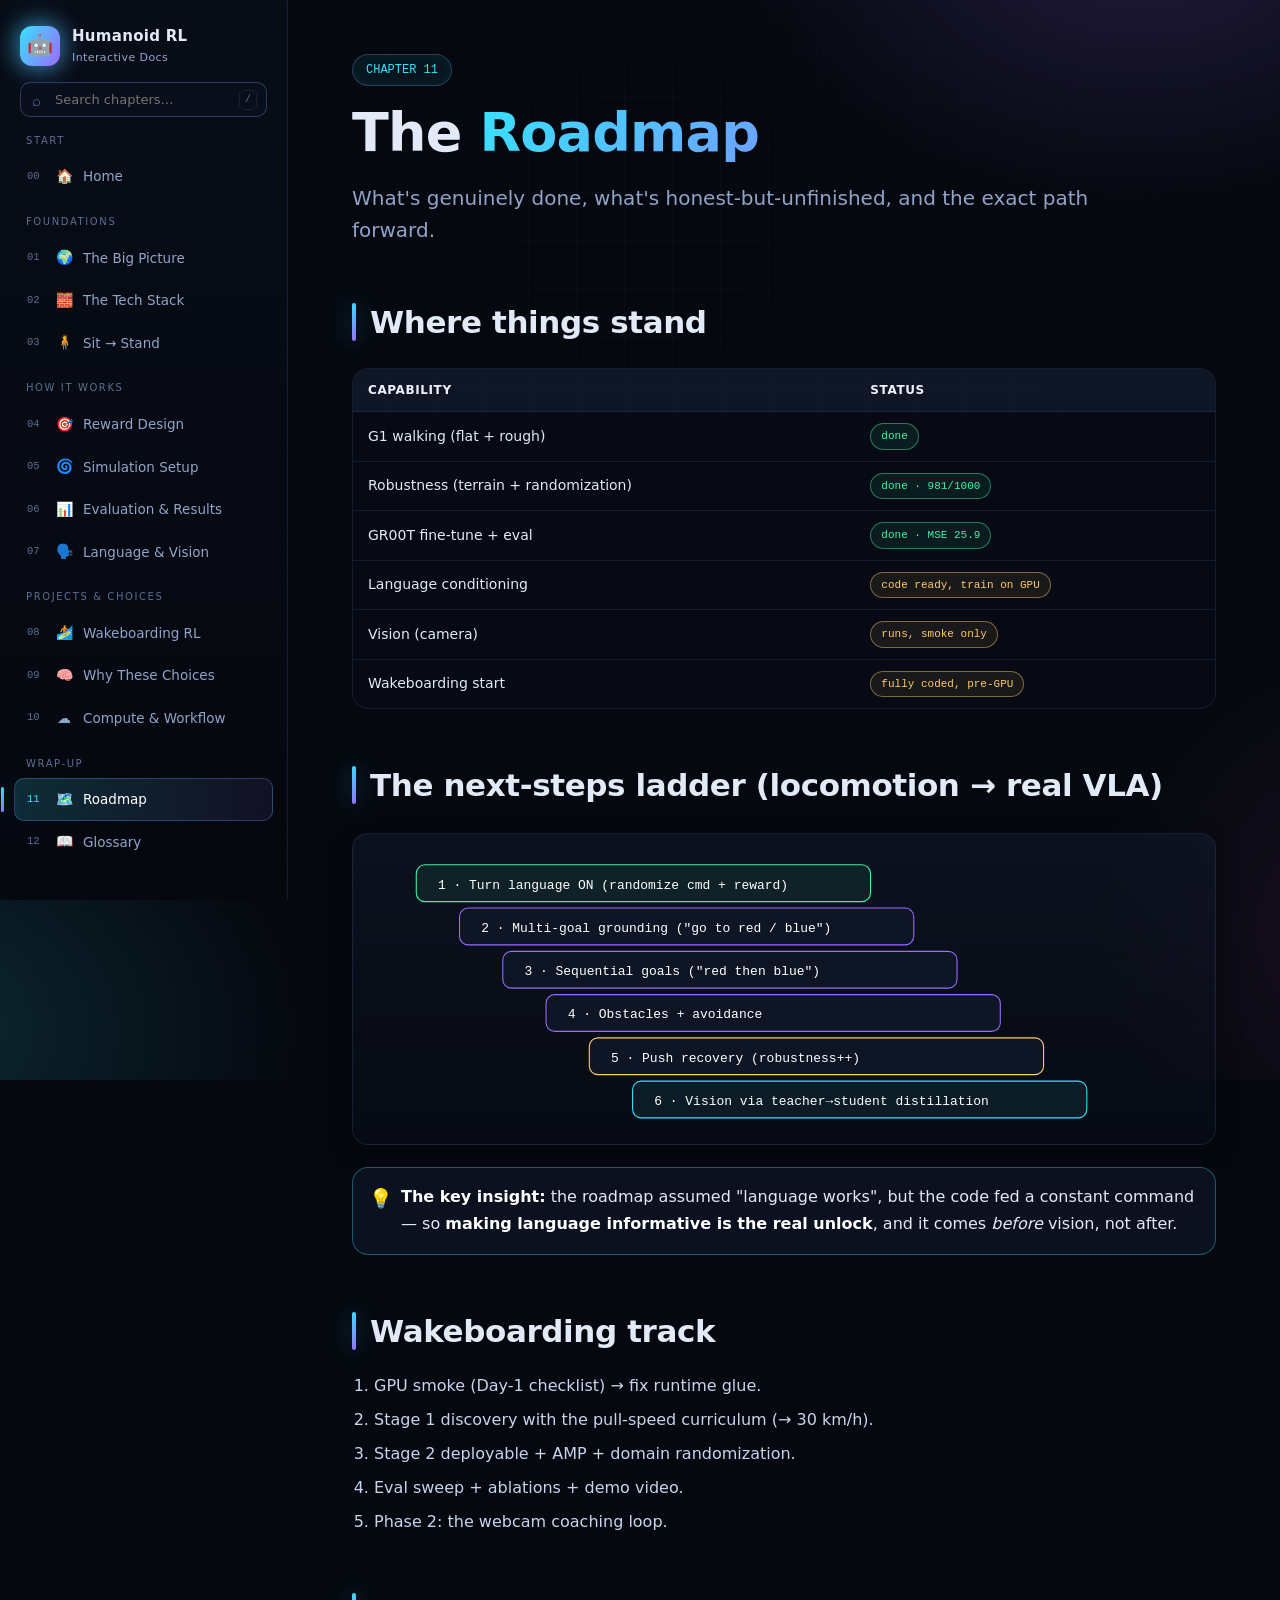
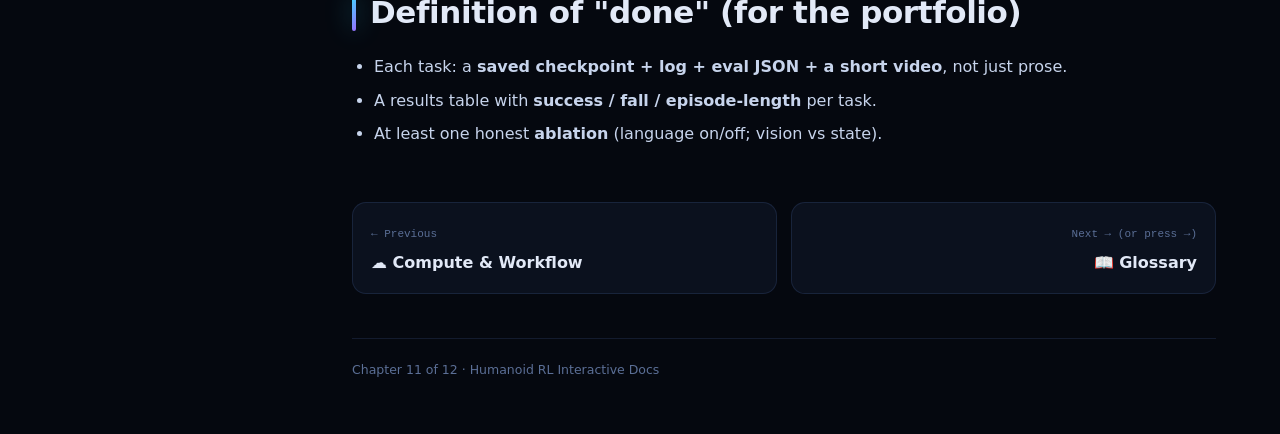
<file: Humanoid_Docs_Site/chapters/11_roadmap.html>
<!doctype html>
<html lang="en">
<head><meta charset="utf-8"><meta name="viewport" content="width=device-width,initial-scale=1">
<title>11 · Roadmap — Humanoid RL</title>
<link rel="stylesheet" href="../assets/style.css"></head>
<body>
<div class="layout"><aside id="sidebar"></aside><main>
  <span class="eyebrow rv">CHAPTER 11</span>
  <h1 class="rv">The <span class="grad-text">Roadmap</span></h1>
  <p class="lede rv">What's genuinely done, what's honest-but-unfinished, and the exact path forward.</p>

  <h2 class="rv">Where things stand</h2>
  <div class="tw rv"><table>
    <thead><tr><th>Capability</th><th>Status</th></tr></thead>
    <tbody>
      <tr><td>G1 walking (flat + rough)</td><td><span class="badge b-done">done</span></td></tr>
      <tr><td>Robustness (terrain + randomization)</td><td><span class="badge b-done">done · 981/1000</span></td></tr>
      <tr><td>GR00T fine-tune + eval</td><td><span class="badge b-done">done · MSE 25.9</span></td></tr>
      <tr><td>Language conditioning</td><td><span class="badge b-prog">code ready, train on GPU</span></td></tr>
      <tr><td>Vision (camera)</td><td><span class="badge b-prog">runs, smoke only</span></td></tr>
      <tr><td>Wakeboarding start</td><td><span class="badge b-prog">fully coded, pre-GPU</span></td></tr>
    </tbody>
  </table></div>

  <h2 class="rv">The next-steps ladder (locomotion → real VLA)</h2>
  <div class="diagram rv">
    <svg viewBox="0 0 760 250" xmlns="http://www.w3.org/2000/svg" font-family="monospace" font-size="12">
      <g>
      <rect x="40" y="10" width="420" height="34" rx="8" fill="rgba(70,240,168,.08)" stroke="#46f0a8"/><text x="60" y="32" fill="#fff">1 · Turn language ON (randomize cmd + reward)</text>
      <rect x="80" y="50" width="420" height="34" rx="8" fill="#0e1626" stroke="#9b6bff"/><text x="100" y="72" fill="#fff">2 · Multi-goal grounding ("go to red / blue")</text>
      <rect x="120" y="90" width="420" height="34" rx="8" fill="#0e1626" stroke="#9b6bff"/><text x="140" y="112" fill="#fff">3 · Sequential goals ("red then blue")</text>
      <rect x="160" y="130" width="420" height="34" rx="8" fill="#0e1626" stroke="#9b6bff"/><text x="180" y="152" fill="#fff">4 · Obstacles + avoidance</text>
      <rect x="200" y="170" width="420" height="34" rx="8" fill="#0e1626" stroke="#ffcb6b"/><text x="220" y="192" fill="#fff">5 · Push recovery (robustness++)</text>
      <rect x="240" y="210" width="420" height="34" rx="8" fill="rgba(56,225,255,.08)" stroke="#38e1ff"/><text x="260" y="232" fill="#fff">6 · Vision via teacher→student distillation</text>
      </g>
    </svg>
  </div>
  <div class="callout info rv"><b>The key insight:</b> the roadmap assumed "language works", but the code fed a constant command — so <b>making language informative is the real unlock</b>, and it comes <i>before</i> vision, not after.</div>

  <h2 class="rv">Wakeboarding track</h2>
  <ol class="rv">
    <li>GPU smoke (Day-1 checklist) → fix runtime glue.</li>
    <li>Stage 1 discovery with the pull-speed curriculum (→ 30 km/h).</li>
    <li>Stage 2 deployable + AMP + domain randomization.</li>
    <li>Eval sweep + ablations + demo video.</li>
    <li>Phase 2: the webcam coaching loop.</li>
  </ol>

  <h2 class="rv">Definition of "done" (for the portfolio)</h2>
  <ul class="rv">
    <li>Each task: a <b>saved checkpoint + log + eval JSON + a short video</b>, not just prose.</li>
    <li>A results table with <b>success / fall / episode-length</b> per task.</li>
    <li>At least one honest <b>ablation</b> (language on/off; vision vs state).</li>
  </ul>

  <div id="pager"></div>
  <footer>Chapter 11 of 12 · Humanoid RL Interactive Docs</footer>
</main></div>
<script src="../assets/site.js"></script>
<script>HSite.init('roadmap');document.getElementById('pager').innerHTML=HSite.pager('../','roadmap');</script>
</body></html>
</file>
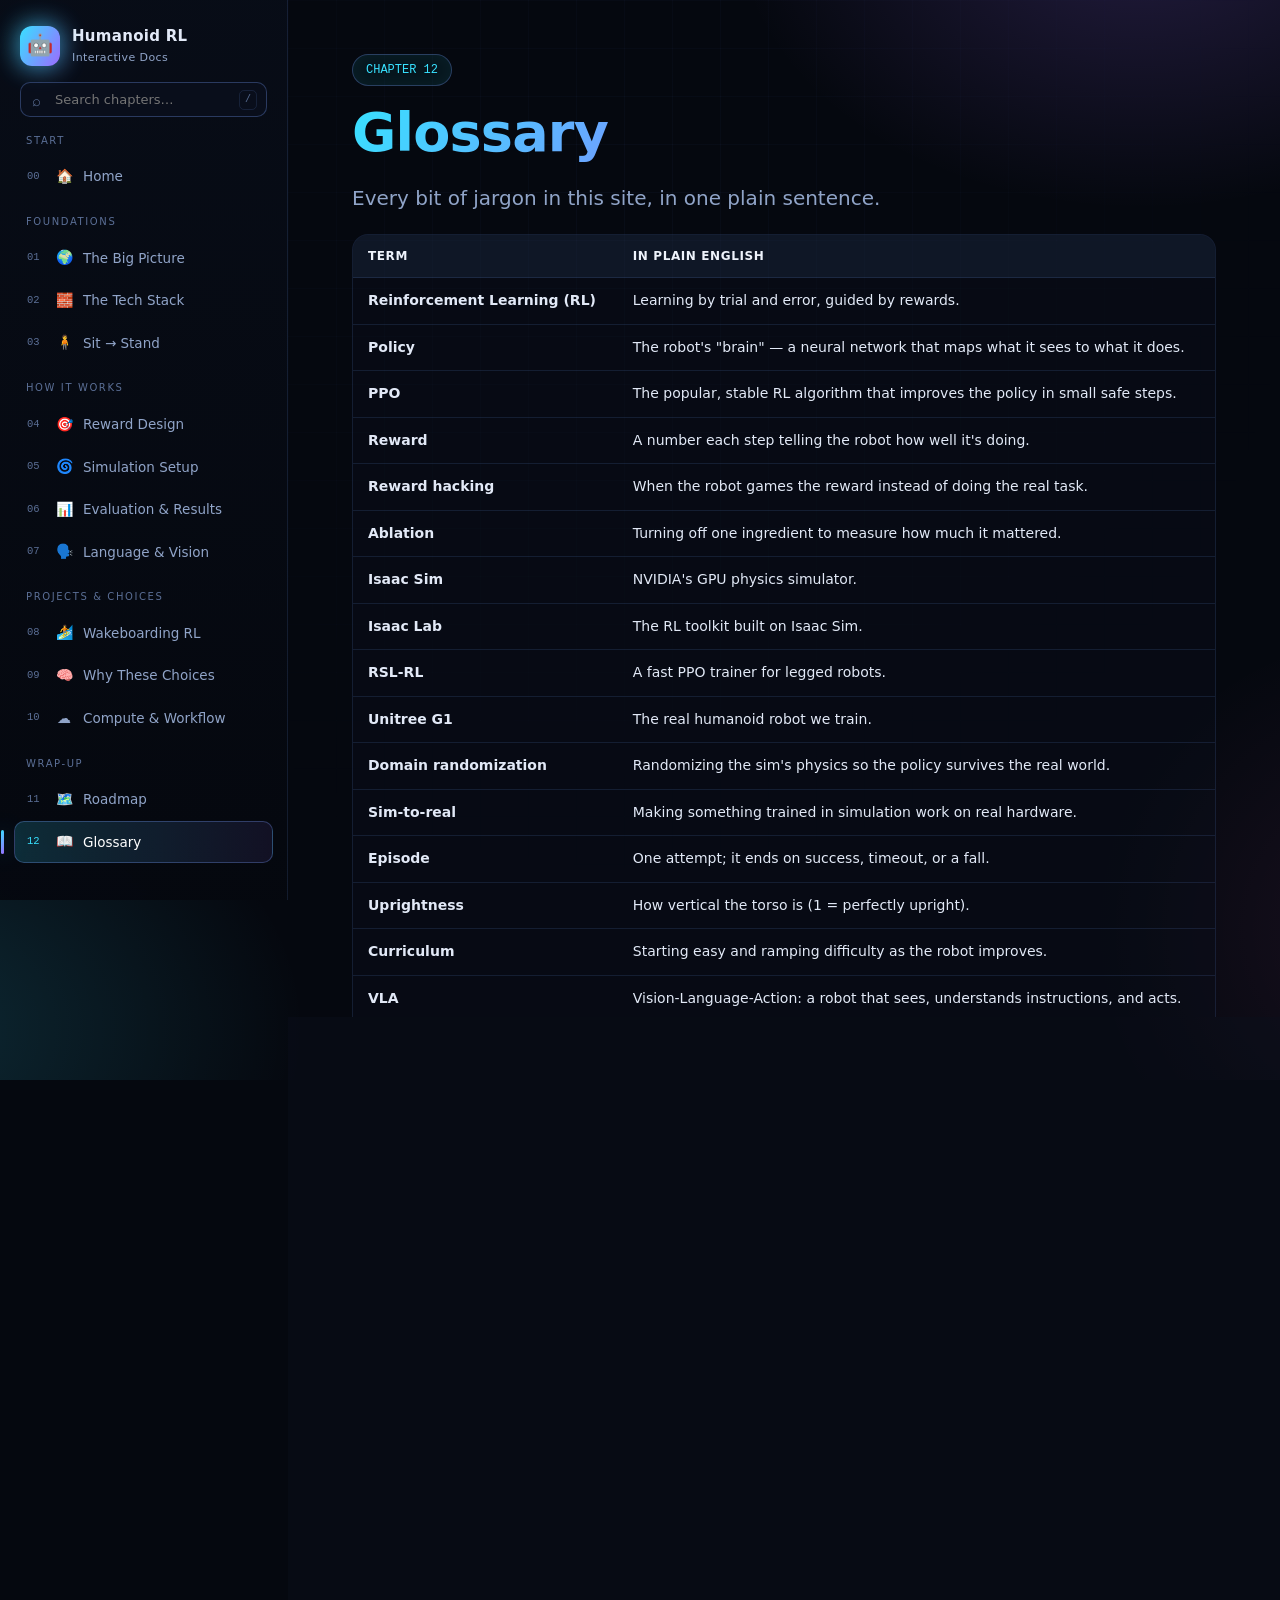
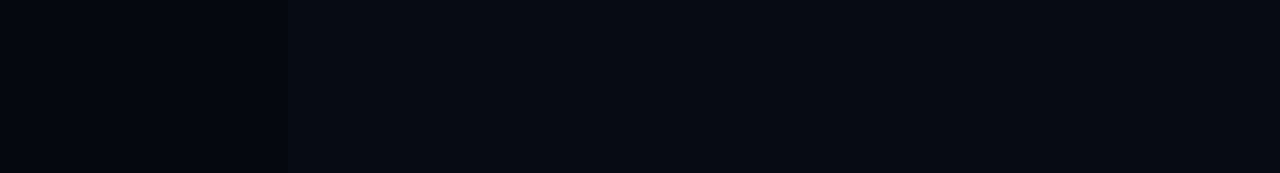
<file: Humanoid_Docs_Site/chapters/12_glossary.html>
<!doctype html>
<html lang="en">
<head><meta charset="utf-8"><meta name="viewport" content="width=device-width,initial-scale=1">
<title>12 · Glossary — Humanoid RL</title>
<link rel="stylesheet" href="../assets/style.css"></head>
<body>
<div class="layout"><aside id="sidebar"></aside><main>
  <span class="eyebrow rv">CHAPTER 12</span>
  <h1 class="rv"><span class="grad-text">Glossary</span></h1>
  <p class="lede rv">Every bit of jargon in this site, in one plain sentence.</p>

  <div class="tw rv"><table>
    <thead><tr><th>Term</th><th>In plain English</th></tr></thead>
    <tbody>
      <tr><td><b>Reinforcement Learning (RL)</b></td><td>Learning by trial and error, guided by rewards.</td></tr>
      <tr><td><b>Policy</b></td><td>The robot's "brain" — a neural network that maps what it sees to what it does.</td></tr>
      <tr><td><b>PPO</b></td><td>The popular, stable RL algorithm that improves the policy in small safe steps.</td></tr>
      <tr><td><b>Reward</b></td><td>A number each step telling the robot how well it's doing.</td></tr>
      <tr><td><b>Reward hacking</b></td><td>When the robot games the reward instead of doing the real task.</td></tr>
      <tr><td><b>Ablation</b></td><td>Turning off one ingredient to measure how much it mattered.</td></tr>
      <tr><td><b>Isaac Sim</b></td><td>NVIDIA's GPU physics simulator.</td></tr>
      <tr><td><b>Isaac Lab</b></td><td>The RL toolkit built on Isaac Sim.</td></tr>
      <tr><td><b>RSL-RL</b></td><td>A fast PPO trainer for legged robots.</td></tr>
      <tr><td><b>Unitree G1</b></td><td>The real humanoid robot we train.</td></tr>
      <tr><td><b>Domain randomization</b></td><td>Randomizing the sim's physics so the policy survives the real world.</td></tr>
      <tr><td><b>Sim-to-real</b></td><td>Making something trained in simulation work on real hardware.</td></tr>
      <tr><td><b>Episode</b></td><td>One attempt; it ends on success, timeout, or a fall.</td></tr>
      <tr><td><b>Uprightness</b></td><td>How vertical the torso is (1 = perfectly upright).</td></tr>
      <tr><td><b>Curriculum</b></td><td>Starting easy and ramping difficulty as the robot improves.</td></tr>
      <tr><td><b>VLA</b></td><td>Vision-Language-Action: a robot that sees, understands instructions, and acts.</td></tr>
      <tr><td><b>GR00T</b></td><td>NVIDIA's pre-trained humanoid "foundation model" we fine-tune.</td></tr>
      <tr><td><b>Foundation model</b></td><td>A big pre-trained model you adapt to your task with little data.</td></tr>
      <tr><td><b>AMP</b></td><td>A reward that makes motion look like real reference clips.</td></tr>
      <tr><td><b>HumanUP</b></td><td>The two-stage method for teaching a humanoid to get up.</td></tr>
      <tr><td><b>Embedding</b></td><td>Turning a word/instruction into a list of numbers a network can use.</td></tr>
      <tr><td><b>CNN</b></td><td>A neural network that processes images.</td></tr>
      <tr><td><b>Domain (the "5 rules")</b></td><td>The real wakeboarding technique we encode into rewards.</td></tr>
      <tr><td><b>Docker</b></td><td>A portable box containing the whole software setup.</td></tr>
      <tr><td><b>Modal / Lightning AI</b></td><td>Cloud GPU services (serverless / persistent).</td></tr>
      <tr><td><b>RT cores</b></td><td>GPU hardware Isaac Sim needs (L40S/L4 have them; A100/H100 don't).</td></tr>
    </tbody>
  </table></div>

  <div id="pager"></div>
  <footer>Chapter 12 of 12 · Humanoid RL Interactive Docs · the end 🎉</footer>
</main></div>
<script src="../assets/site.js"></script>
<script>HSite.init('glossary');document.getElementById('pager').innerHTML=HSite.pager('../','glossary');</script>
</body></html>
</file>
<file: Humanoid_Docs_Site/assets/style.css>
/* ============================================================
   Humanoid Docs — futuristic design system v2 (detailed)
   Self-contained · no external fonts/CDNs · works offline (file://)
   ============================================================ */
:root{
  --bg:#05080f; --bg2:#0a0f1c; --panel:rgba(18,26,44,.55); --panel-solid:#0d1525; --panel2:#111c30;
  --line:rgba(120,160,255,.13); --line2:rgba(120,160,255,.30); --line3:rgba(120,160,255,.5);
  --txt:#e2e9f7; --muted:#90a4c8; --dim:#5b6f96; --faint:#34425e;
  --cyan:#38e1ff; --violet:#9b6bff; --green:#46f0a8; --amber:#ffcb6b; --pink:#ff6ad5; --red:#ff6b81; --blue:#5a8bff;
  --grad:linear-gradient(120deg,#38e1ff,#9b6bff);
  --grad2:linear-gradient(120deg,#46f0a8,#38e1ff);
  --grad3:linear-gradient(120deg,#9b6bff,#ff6ad5);
  --glow-cyan:0 0 24px rgba(56,225,255,.45);
  --glow-violet:0 0 24px rgba(155,107,255,.45);
  --shadow:0 18px 50px rgba(0,0,0,.55); --shadow-sm:0 8px 24px rgba(0,0,0,.4);
  --r:16px; --r-sm:11px;
  --mono:ui-monospace,"SF Mono",Menlo,Consolas,"Liberation Mono",monospace;
  --sans:"Segoe UI",system-ui,-apple-system,Roboto,Helvetica,Arial,sans-serif;
  --sb:288px;
}
*{box-sizing:border-box}
html{scroll-behavior:smooth;scroll-padding-top:30px}
body{margin:0;font-family:var(--sans);color:var(--txt);background:var(--bg);line-height:1.68;font-size:16px;-webkit-font-smoothing:antialiased;text-rendering:optimizeLegibility;overflow-x:hidden}

/* ---------- animated aurora backdrop ---------- */
body::before{
  content:"";position:fixed;inset:-20%;z-index:-2;
  background:
    radial-gradient(680px 480px at 78% 8%,rgba(155,107,255,.20),transparent 60%),
    radial-gradient(720px 520px at 8% 96%,rgba(56,225,255,.16),transparent 58%),
    radial-gradient(500px 500px at 92% 88%,rgba(255,106,213,.08),transparent 60%),
    var(--bg);
  animation:aurora 22s ease-in-out infinite alternate;
}
@keyframes aurora{0%{transform:translate3d(0,0,0) scale(1)}100%{transform:translate3d(-2%,-1.5%,0) scale(1.06)}}
body::after{
  content:"";position:fixed;inset:0;z-index:-1;opacity:.30;
  background-image:linear-gradient(var(--line) 1px,transparent 1px),linear-gradient(90deg,var(--line) 1px,transparent 1px);
  background-size:48px 48px;mask:radial-gradient(circle at 50% 24%,#000,transparent 78%);
}
@media (prefers-reduced-motion:reduce){body::before{animation:none}*{animation-duration:.001ms !important;transition-duration:.001ms !important}}

/* ---------- layout ---------- */
.layout{display:grid;grid-template-columns:var(--sb) 1fr;min-height:100vh}
#sidebar{position:sticky;top:0;height:100vh;overflow-y:auto;padding:20px 14px 30px;background:linear-gradient(180deg,rgba(8,13,24,.95),rgba(5,8,15,.96));border-right:1px solid var(--line);backdrop-filter:blur(10px);z-index:40}
main{padding:54px clamp(20px,5vw,80px);max-width:1100px;margin:0 auto;width:100%;animation:pagein .5s ease both}
@keyframes pagein{from{opacity:0;transform:translateY(8px)}to{opacity:1;transform:none}}
@media(max-width:960px){.layout{grid-template-columns:1fr}#sidebar{position:fixed;width:300px;left:-330px;transition:left .28s cubic-bezier(.4,0,.2,1);box-shadow:var(--shadow)}#sidebar.open{left:0}.menu-btn{display:flex !important}main{padding-top:72px}}

/* ---------- sidebar brand ---------- */
.brand{display:flex;align-items:center;gap:12px;margin:4px 6px 10px;text-decoration:none;color:inherit}
.brand .logo{width:40px;height:40px;border-radius:12px;background:var(--grad);display:grid;place-items:center;font-size:21px;box-shadow:var(--glow-cyan);position:relative}
.brand .logo::after{content:"";position:absolute;inset:0;border-radius:12px;background:var(--grad);filter:blur(14px);opacity:.5;z-index:-1}
.brand b{font-size:15px;letter-spacing:.3px;display:block}
.brand small{display:block;font-size:11px;color:var(--muted);font-weight:400;letter-spacing:.4px}

/* ---------- sidebar search ---------- */
.search{margin:14px 6px 6px;position:relative}
.search input{width:100%;padding:9px 12px 9px 34px;border-radius:10px;border:1px solid var(--line2);background:rgba(10,16,30,.7);color:var(--txt);font-size:13px;font-family:var(--sans);outline:none;transition:.2s}
.search input:focus{border-color:var(--line3);box-shadow:0 0 0 3px rgba(56,225,255,.12)}
.search::before{content:"⌕";position:absolute;left:12px;top:7px;color:var(--dim);font-size:15px}
.search kbd{position:absolute;right:10px;top:8px;font-family:var(--mono);font-size:10px;color:var(--dim);border:1px solid var(--line);border-radius:5px;padding:1px 5px}

/* ---------- nav ---------- */
.nav-sec{font-size:10px;text-transform:uppercase;letter-spacing:1.6px;color:var(--dim);margin:16px 12px 6px}
.nav a{display:flex;align-items:center;gap:10px;padding:8.5px 12px;border-radius:10px;color:var(--muted);text-decoration:none;font-size:13.5px;transition:.16s;border:1px solid transparent;position:relative}
.nav a .ix{font-family:var(--mono);font-size:10.5px;color:var(--dim);min-width:18px}
.nav a .ico{font-size:14px;width:18px;text-align:center}
.nav a:hover{background:rgba(120,160,255,.07);color:var(--txt);transform:translateX(2px)}
.nav a.active{background:linear-gradient(90deg,rgba(56,225,255,.17),rgba(155,107,255,.09));color:#fff;border-color:var(--line2)}
.nav a.active::before{content:"";position:absolute;left:-14px;top:8px;bottom:8px;width:3px;border-radius:3px;background:var(--grad);box-shadow:var(--glow-cyan)}
.nav a.active .ix{color:var(--cyan)}
.nav a.hidden{display:none}
.nav .empty{color:var(--dim);font-size:12px;padding:8px 12px;font-style:italic}

/* ---------- progress + menu + back-to-top ---------- */
#progress{position:fixed;top:0;left:0;height:3px;width:0;z-index:60;background:var(--grad);box-shadow:0 0 14px var(--cyan)}
.menu-btn{display:none;position:fixed;top:14px;left:14px;z-index:70;width:44px;height:44px;border-radius:12px;border:1px solid var(--line2);background:var(--panel-solid);color:#fff;align-items:center;justify-content:center;font-size:20px;cursor:pointer;box-shadow:var(--shadow-sm)}
#toTop{position:fixed;right:22px;bottom:22px;z-index:55;width:46px;height:46px;border-radius:50%;border:1px solid var(--line2);background:var(--panel-solid);color:var(--cyan);font-size:18px;cursor:pointer;opacity:0;pointer-events:none;transition:.25s;box-shadow:var(--shadow-sm)}
#toTop.show{opacity:1;pointer-events:auto}
#toTop:hover{border-color:var(--line3);box-shadow:var(--glow-cyan)}

/* ---------- in-page TOC rail (wide screens) ---------- */
#toc{position:fixed;top:120px;right:26px;width:200px;z-index:30;font-size:12.5px;display:none}
@media(min-width:1480px){#toc{display:block}}
#toc .h{font-size:10px;text-transform:uppercase;letter-spacing:1.4px;color:var(--dim);margin:0 0 8px 12px}
#toc a{display:block;padding:5px 12px;color:var(--dim);text-decoration:none;border-left:2px solid var(--line);transition:.15s;line-height:1.4}
#toc a:hover{color:var(--txt)}
#toc a.active{color:var(--cyan);border-left-color:var(--cyan)}

/* ---------- hero / headings ---------- */
.eyebrow{display:inline-flex;align-items:center;gap:8px;font-family:var(--mono);font-size:12px;color:var(--cyan);border:1px solid var(--line2);padding:5px 13px;border-radius:99px;background:rgba(56,225,255,.06);box-shadow:inset 0 0 18px rgba(56,225,255,.06)}
h1{font-size:clamp(31px,5.2vw,54px);line-height:1.07;margin:18px 0 12px;letter-spacing:-.8px;font-weight:800}
.grad-text{background:var(--grad);-webkit-background-clip:text;background-clip:text;color:transparent;background-size:200% auto;animation:shine 6s linear infinite}
@keyframes shine{to{background-position:200% center}}
.lede{font-size:clamp(16px,2.2vw,20px);color:var(--muted);max-width:64ch;line-height:1.6}
h2{font-size:clamp(22px,3vw,31px);margin:50px 0 14px;letter-spacing:-.4px;position:relative;padding-left:18px;scroll-margin-top:30px;font-weight:700}
h2::before{content:"";position:absolute;left:0;top:7px;bottom:7px;width:4px;border-radius:4px;background:var(--grad);box-shadow:var(--glow-cyan)}
h2 .anchor{opacity:0;margin-left:10px;color:var(--dim);text-decoration:none;font-size:.7em;transition:.2s}
h2:hover .anchor{opacity:1}
h3{font-size:18px;margin:28px 0 8px;color:#eef3fc;font-weight:650}
p{color:#c7d4ec}a{color:var(--cyan);text-decoration:none}a:hover{text-decoration:underline}
hr{border:none;border-top:1px solid var(--line);margin:36px 0}
.small{font-size:13.5px;color:var(--muted)}

/* ---------- cards ---------- */
.grid{display:grid;gap:16px;margin:22px 0}
.grid.c2{grid-template-columns:repeat(2,1fr)}.grid.c3{grid-template-columns:repeat(3,1fr)}
@media(max-width:780px){.grid.c2,.grid.c3{grid-template-columns:1fr}}
.card{background:var(--panel);border:1px solid var(--line);border-radius:var(--r);padding:20px;backdrop-filter:blur(8px);transition:.22s cubic-bezier(.4,0,.2,1);position:relative;overflow:hidden}
.card::before{content:"";position:absolute;inset:0;border-radius:var(--r);padding:1px;background:var(--grad);-webkit-mask:linear-gradient(#000 0 0) content-box,linear-gradient(#000 0 0);-webkit-mask-composite:xor;mask-composite:exclude;opacity:0;transition:.22s}
.card:hover{transform:translateY(-4px);box-shadow:var(--shadow)}
.card:hover::before{opacity:.6}
.card .ic{font-size:25px;margin-bottom:8px;display:inline-block}
.card h3{margin:4px 0 6px}
.card.link{cursor:pointer;text-decoration:none;display:block;color:inherit}
.card .more{color:var(--cyan);font-size:13px;font-family:var(--mono);margin-top:12px;display:inline-block;transition:.2s}
.card.link:hover .more{transform:translateX(4px)}

/* ---------- callouts ---------- */
.callout{border-radius:var(--r);padding:16px 18px 16px 48px;margin:20px 0;border:1px solid var(--line2);background:var(--panel);position:relative;backdrop-filter:blur(6px)}
.callout::before{position:absolute;left:16px;top:15px;font-size:19px}
.callout.info::before{content:"💡"}.callout.win::before{content:"✅"}.callout.warn::before{content:"⚠️"}.callout.iv::before{content:"🎤"}
.callout.info{border-color:rgba(56,225,255,.35)}.callout.win{border-color:rgba(70,240,168,.4);background:rgba(70,240,168,.05)}
.callout.warn{border-color:rgba(255,203,107,.4);background:rgba(255,203,107,.05)}
.callout.iv{border-color:var(--violet);background:rgba(155,107,255,.09);box-shadow:inset 0 0 30px rgba(155,107,255,.05)}
.callout b{color:#fff}

/* ---------- tables ---------- */
.tw{overflow-x:auto;margin:20px 0;border:1px solid var(--line);border-radius:var(--r);background:rgba(10,16,28,.4)}
table{width:100%;border-collapse:collapse;font-size:14px;min-width:480px}
th,td{padding:11px 15px;text-align:left;border-bottom:1px solid var(--line)}
th{background:rgba(120,160,255,.08);color:#eef3fc;font-weight:650;font-size:12px;text-transform:uppercase;letter-spacing:.6px}
tr:last-child td{border-bottom:none}tbody tr{transition:.15s}tbody tr:hover{background:rgba(120,160,255,.05)}
td code,p code,li code{font-family:var(--mono);font-size:12.5px;background:rgba(120,160,255,.12);padding:2px 7px;border-radius:6px;color:#cfe0ff;border:1px solid var(--line)}

/* ---------- code ---------- */
pre{background:#04070e;border:1px solid var(--line);border-radius:12px;padding:18px;overflow-x:auto;font-family:var(--mono);font-size:13px;color:#bcd0f0;line-height:1.6;position:relative;box-shadow:inset 0 0 40px rgba(0,0,0,.3)}
pre::before{content:"";position:absolute;top:0;left:0;right:0;height:1px;background:var(--grad);opacity:.4}
.kw{color:var(--violet)}.st{color:var(--green)}.cm{color:var(--dim);font-style:italic}.nm{color:var(--amber)}

/* ---------- badges / pills ---------- */
.badge{display:inline-flex;align-items:center;gap:5px;font-family:var(--mono);font-size:11px;padding:3px 10px;border-radius:99px;border:1px solid var(--line2);white-space:nowrap}
.b-done{color:var(--green);border-color:rgba(70,240,168,.45);background:rgba(70,240,168,.08)}
.b-prog{color:var(--amber);border-color:rgba(255,203,107,.45);background:rgba(255,203,107,.08)}
.b-todo{color:var(--dim)}
.pill-row{display:flex;flex-wrap:wrap;gap:8px;margin:16px 0}

/* ---------- stats ---------- */
.stats{display:grid;grid-template-columns:repeat(4,1fr);gap:14px;margin:24px 0}
@media(max-width:780px){.stats{grid-template-columns:repeat(2,1fr)}}
.stat{background:var(--panel);border:1px solid var(--line);border-radius:14px;padding:18px;position:relative;overflow:hidden;transition:.22s}
.stat:hover{border-color:var(--line2);transform:translateY(-3px)}
.stat::after{content:"";position:absolute;right:-30px;top:-30px;width:80px;height:80px;background:var(--grad);filter:blur(40px);opacity:.18}
.stat .n{font-size:27px;font-weight:800;background:var(--grad2);-webkit-background-clip:text;background-clip:text;color:transparent;letter-spacing:-.5px}
.stat .l{font-size:12px;color:var(--muted);margin-top:2px}

/* ---------- media ---------- */
figure{margin:24px 0}
.media{border:1px solid var(--line);border-radius:var(--r);overflow:hidden;background:var(--panel-solid)}
.media video,.media img{width:100%;display:block}
.media .ph{aspect-ratio:16/9;display:grid;place-items:center;color:var(--dim);background:repeating-linear-gradient(45deg,#08101f,#08101f 16px,#0b1426 16px,#0b1426 32px);text-align:center;padding:22px;font-family:var(--mono);font-size:13px;line-height:1.7}
figcaption{font-size:13px;color:var(--muted);margin-top:9px;text-align:center}

/* ---------- diagram ---------- */
.diagram{background:linear-gradient(180deg,var(--panel),rgba(10,16,28,.3));border:1px solid var(--line);border-radius:var(--r);padding:20px;margin:22px 0;box-shadow:var(--shadow-sm)}
.diagram svg{width:100%;height:auto;display:block}

/* ---------- pager + footer ---------- */
.pager{display:flex;justify-content:space-between;gap:14px;margin:54px 0 10px}
.pager a{flex:1;border:1px solid var(--line);border-radius:14px;padding:16px 18px;text-decoration:none;color:var(--txt);background:var(--panel);transition:.22s}
.pager a:hover{border-color:var(--line2);background:rgba(120,160,255,.07);transform:translateY(-2px)}
.pager .dir{font-size:11px;color:var(--dim);font-family:var(--mono)}
.pager .t{display:block;margin-top:4px;font-weight:650}
.pager a.next{text-align:right}
footer{color:var(--dim);font-size:12.5px;border-top:1px solid var(--line);margin-top:44px;padding-top:20px}

/* ---------- reveal + misc ---------- */
.rv{opacity:0;transform:translateY(16px);transition:.65s cubic-bezier(.2,.7,.3,1)}
.rv.in{opacity:1;transform:none}
ul,ol{padding-left:22px}ul li,ol li{margin:7px 0;color:#c7d4ec}
::selection{background:rgba(56,225,255,.32);color:#fff}
#sidebar::-webkit-scrollbar{width:8px}#sidebar::-webkit-scrollbar-thumb{background:var(--line2);border-radius:8px}#sidebar::-webkit-scrollbar-track{background:transparent}
@media print{#sidebar,#toc,#toTop,.menu-btn,#progress,.pager{display:none}main{max-width:none}body::before,body::after{display:none}}
</file>
